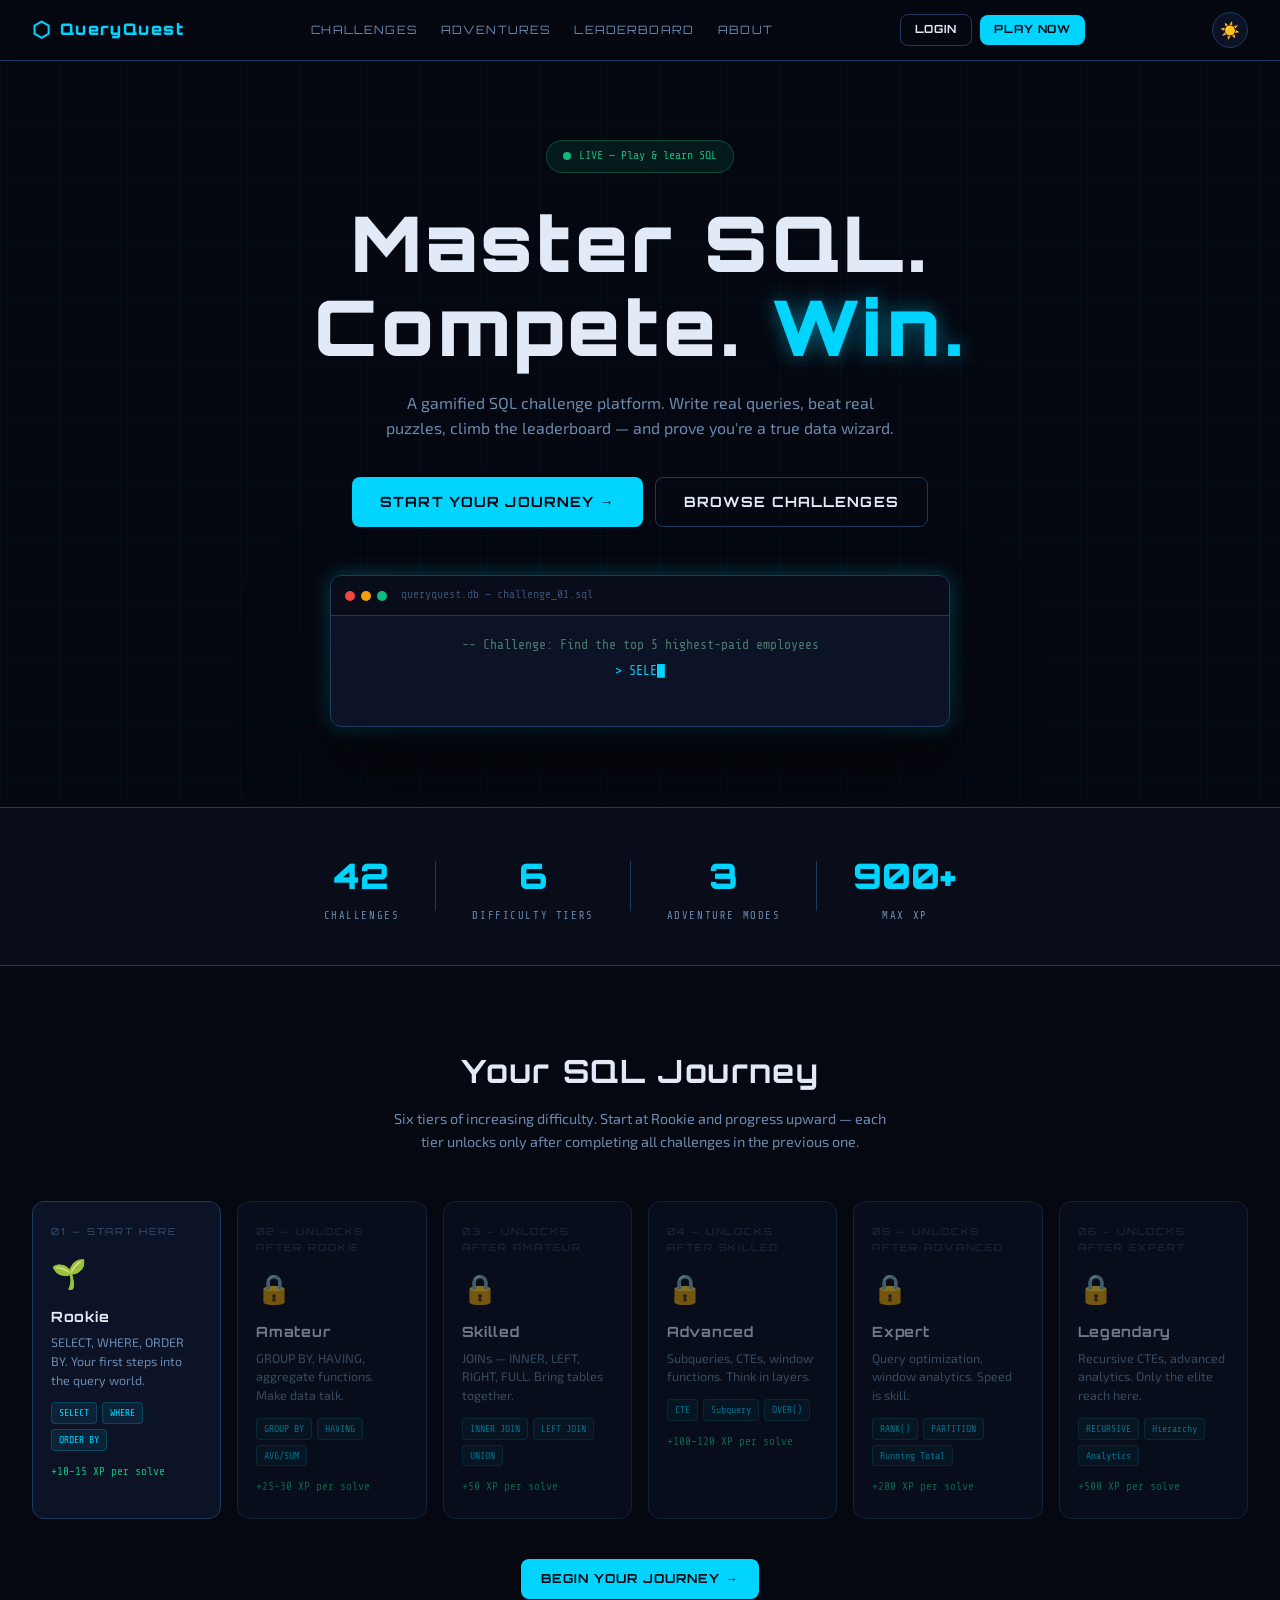
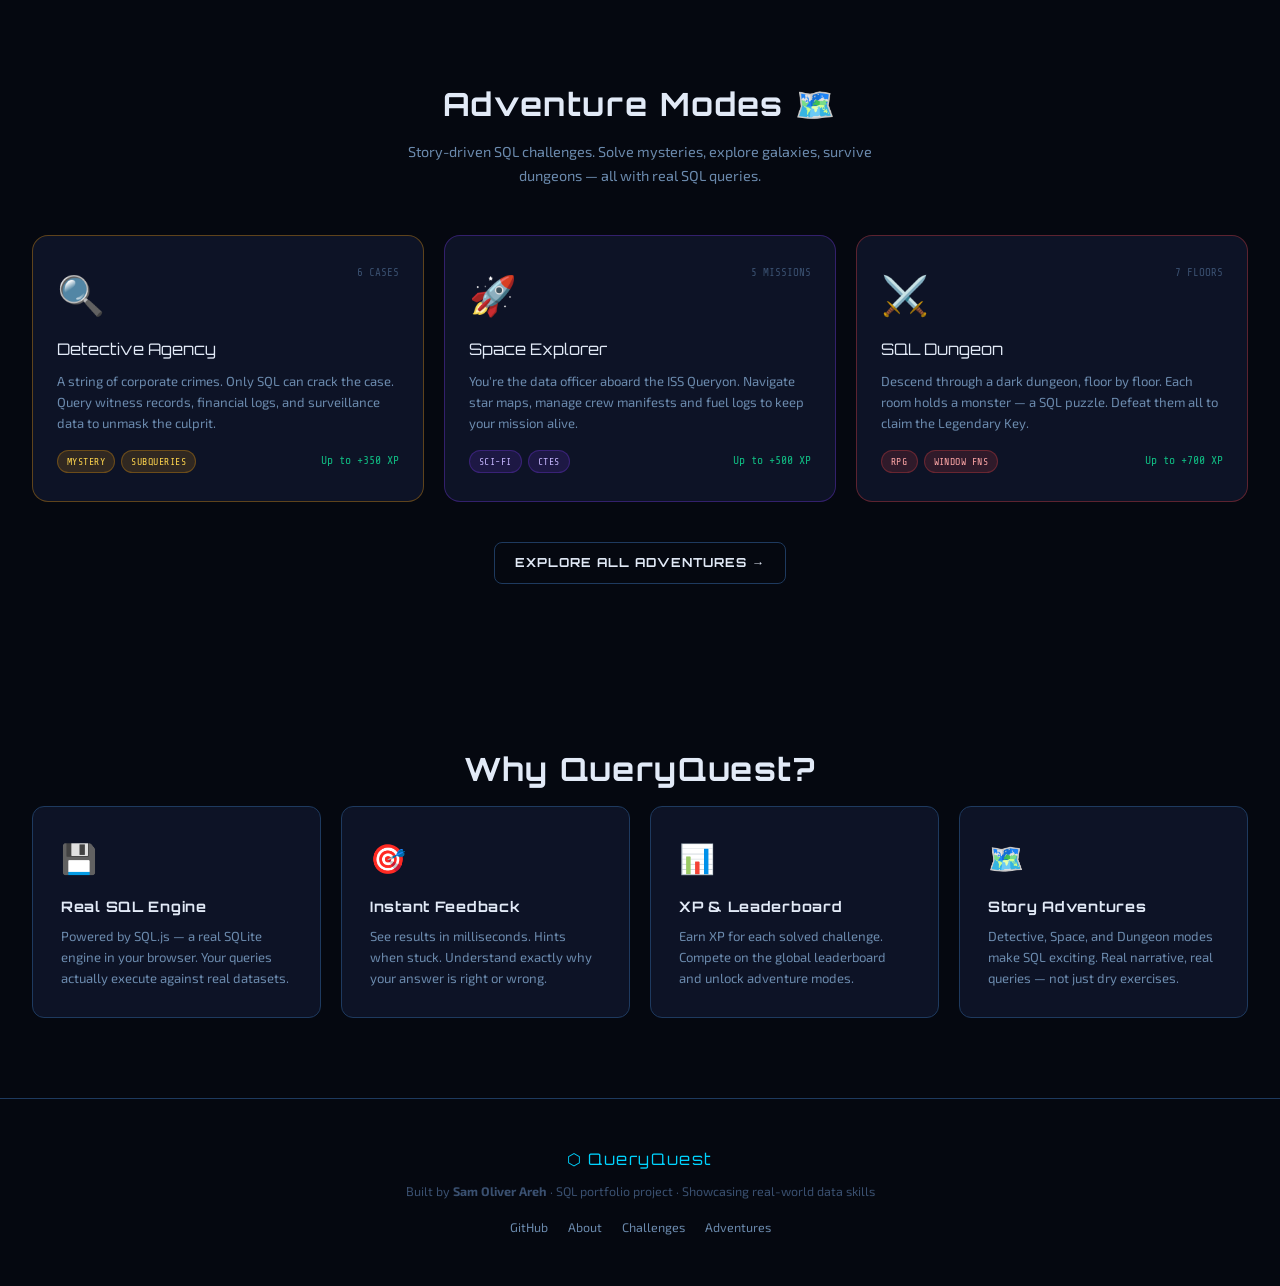
<file: index.html>
<!DOCTYPE html>
<html lang="en">
<head>
  <meta charset="UTF-8"/>
  <meta name="viewport" content="width=device-width, initial-scale=1.0"/>
  <title>QueryQuest — SQL GameHub</title>
  <link rel="stylesheet" href="css/main.css"/>
  <link rel="preconnect" href="https://fonts.googleapis.com">
  <link href="https://fonts.googleapis.com/css2?family=Share+Tech+Mono&family=Orbitron:wght@400;700;900&family=Exo+2:wght@300;400;600&display=swap" rel="stylesheet">
</head>
<body>
<div class="bg-grid"></div>
<div class="scanline"></div>

<nav class="navbar"></nav>
<div class="nav-mobile-menu" id="navMobileMenu"></div>


<section class="hero">
  <div class="hero-badge"><span class="pulse-dot"></span> LIVE — Play &amp; learn SQL</div>
  <h1 class="hero-title">
    <span class="line1">Master SQL.</span>
    <span class="line2">Compete. <span class="accent">Win.</span></span>
  </h1>
  <p class="hero-sub">A gamified SQL challenge platform. Write real queries, beat real puzzles, climb the leaderboard — and prove you're a true data wizard.</p>
  <div class="hero-cta">
    <a href="pages/register.html" class="btn-primary btn-lg">Start Your Journey →</a>
    <a href="pages/challenges.html" class="btn-ghost btn-lg">Browse Challenges</a>
  </div>
  <div class="terminal-preview">
    <div class="term-bar">
      <span class="dot red"></span><span class="dot yellow"></span><span class="dot green"></span>
      <span class="term-title">queryquest.db — challenge_01.sql</span>
    </div>
    <div class="term-body">
      <div class="term-line comment">-- Challenge: Find the top 5 highest-paid employees</div>
      <div class="term-line keyword" id="typedLine"></div>
      <div class="term-line result" id="resultLine"></div>
    </div>
  </div>
</section>

<section class="stats-bar">
  <div class="stat"><span class="stat-num" data-target="42">0</span><span class="stat-label">Challenges</span></div>
  <div class="stat-divider"></div>
  <div class="stat"><span class="stat-num" data-target="6">0</span><span class="stat-label">Difficulty Tiers</span></div>
  <div class="stat-divider"></div>
  <div class="stat"><span class="stat-num" data-target="3">0</span><span class="stat-label">Adventure Modes</span></div>
  <div class="stat-divider"></div>
  <div class="stat"><span class="stat-num" data-target="900">0</span><span class="stat-label">Max XP</span></div>
</section>

<section class="levels-section">
  <h2 class="section-title">Your SQL Journey</h2>
  <p class="section-sub">Six tiers of increasing difficulty. Start at Rookie and progress upward — each tier unlocks only after completing all challenges in the previous one.</p>
  <div class="levels-grid">
    <div id="tierCardsContainer" class="levels-grid" style="display:contents;"></div>
  </div>
  <div class="section-cta"><a href="pages/challenges.html" class="btn-primary">Begin Your Journey →</a></div>
</section>

<section class="adventure-section" style="position:relative;z-index:1;max-width:1300px;margin:0 auto;padding:0 32px 80px;">
  <h2 class="section-title">Adventure Modes 🗺️</h2>
  <p class="section-sub">Story-driven SQL challenges. Solve mysteries, explore galaxies, survive dungeons — all with real SQL queries.</p>
  <div class="adventure-grid">
    <a href="pages/adventures.html?mode=detective" class="adventure-card detective">
      <div class="adv-header"><div class="adv-icon">🔍</div><div class="adv-episodes">6 CASES</div></div>
      <div class="adv-title">Detective Agency</div>
      <div class="adv-desc">A string of corporate crimes. Only SQL can crack the case. Query witness records, financial logs, and surveillance data to unmask the culprit.</div>
      <div class="adv-footer"><div class="adv-tags"><span class="badge badge-detective">Mystery</span><span class="badge badge-skilled">Subqueries</span></div><div class="adv-xp">Up to +350 XP</div></div>
    </a>
    <a href="pages/adventures.html?mode=space" class="adventure-card space">
      <div class="adv-header"><div class="adv-icon">🚀</div><div class="adv-episodes">5 MISSIONS</div></div>
      <div class="adv-title">Space Explorer</div>
      <div class="adv-desc">You're the data officer aboard the ISS Queryon. Navigate star maps, manage crew manifests and fuel logs to keep your mission alive.</div>
      <div class="adv-footer"><div class="adv-tags"><span class="badge badge-space">Sci-Fi</span><span class="badge badge-advanced">CTEs</span></div><div class="adv-xp">Up to +500 XP</div></div>
    </a>
    <a href="pages/adventures.html?mode=dungeon" class="adventure-card dungeon">
      <div class="adv-header"><div class="adv-icon">⚔️</div><div class="adv-episodes">7 FLOORS</div></div>
      <div class="adv-title">SQL Dungeon</div>
      <div class="adv-desc">Descend through a dark dungeon, floor by floor. Each room holds a monster — a SQL puzzle. Defeat them all to claim the Legendary Key.</div>
      <div class="adv-footer"><div class="adv-tags"><span class="badge badge-dungeon">RPG</span><span class="badge badge-expert">Window Fns</span></div><div class="adv-xp">Up to +700 XP</div></div>
    </a>
  </div>
  <div class="section-cta"><a href="pages/adventures.html" class="btn-ghost">Explore All Adventures →</a></div>
</section>

<section class="features-section">
  <h2 class="section-title">Why QueryQuest?</h2>
  <div class="features-grid">
    <div class="feature-card"><div class="feat-icon">💾</div><h3>Real SQL Engine</h3><p>Powered by SQL.js — a real SQLite engine in your browser. Your queries actually execute against real datasets.</p></div>
    <div class="feature-card"><div class="feat-icon">🎯</div><h3>Instant Feedback</h3><p>See results in milliseconds. Hints when stuck. Understand exactly why your answer is right or wrong.</p></div>
    <div class="feature-card"><div class="feat-icon">📊</div><h3>XP &amp; Leaderboard</h3><p>Earn XP for each solved challenge. Compete on the global leaderboard and unlock adventure modes.</p></div>
    <div class="feature-card"><div class="feat-icon">🗺️</div><h3>Story Adventures</h3><p>Detective, Space, and Dungeon modes make SQL exciting. Real narrative, real queries — not just dry exercises.</p></div>
  </div>
</section>

<footer class="footer">
  <div class="footer-logo">⬡ QueryQuest</div>
  <p class="footer-sub">Built by <b>Sam Oliver Areh</b> · SQL portfolio project · Showcasing real-world data skills</p>
  <div class="footer-links">
    <a href="https://github.com" target="_blank">GitHub</a>
    <a href="pages/about.html">About</a>
    <a href="pages/challenges.html">Challenges</a>
    <a href="pages/adventures.html">Adventures</a>
  </div>
</footer>

<script src="js/main.js"></script>
<script src="js/nav-inject.js"></script>
<script src="js/terminal-demo.js"></script>
<script src="js/page-loader.js"></script>
<script>
const TIER_META = [
  { id:1, name:'Rookie',   icon:'🌱', xpLabel:'+10–15 XP', tags:['SELECT','WHERE','ORDER BY'],       prev:null },
  { id:2, name:'Amateur',  icon:'⚡', xpLabel:'+25–30 XP', tags:['GROUP BY','HAVING','AVG/SUM'],     prev:'Rookie' },
  { id:3, name:'Skilled',  icon:'🔗', xpLabel:'+50 XP',    tags:['INNER JOIN','LEFT JOIN','UNION'],  prev:'Amateur' },
  { id:4, name:'Advanced', icon:'🧠', xpLabel:'+100–120 XP',tags:['CTE','Subquery','OVER()'],        prev:'Skilled' },
  { id:5, name:'Expert',   icon:'🏆', xpLabel:'+200 XP',   tags:['RANK()','PARTITION','Running Total'],prev:'Advanced'},
  { id:6, name:'Legendary',icon:'✨', xpLabel:'+500 XP',   tags:['RECURSIVE','Hierarchy','Analytics'],prev:'Expert' },
];

document.addEventListener('DOMContentLoaded', async () => {
  buildNav('home');
  const user     = QQ.getUser();
  const progress = QQ.getProgress();
  const userXP   = user ? (user.xp || 0) : 0;
  const container = document.getElementById('tierCardsContainer');
  if (!container) return;
  container.innerHTML = '';

  TIER_META.forEach((tier, idx) => {
    // Tier 1 always unlocked; others unlock when XP met AND prev tier all done
    // For home page: simplified — just show current state from cached progress
    const isFirst    = idx === 0;
    const isUnlocked = isFirst || (user && userXP >= [0,40,100,200,500,900][idx]);
    const isCurrent  = user && user.level === tier.name;
    const isComplete = user && (() => {
      // Check if all challenges in this tier are solved
      const tierChs = (window.CHALLENGES_DATA || []).filter(c => c.tierName === tier.name);
      return tierChs.length > 0 && tierChs.every(c => progress[c.id]?.solved);
    })();

    const card = document.createElement('div');
    card.className = 'level-card' + (!isUnlocked ? ' locked' : '') + (isCurrent ? ' active' : '');
    card.dataset.level = tier.id;
    if (isComplete) card.style.borderColor = 'rgba(16,185,129,0.5)';

    const rankLabel = isFirst && !user ? '01 — START HERE'
      : isComplete ? '0' + tier.id + ' — ✓ COMPLETED'
      : isCurrent  ? '0' + tier.id + ' — YOUR CURRENT TIER'
      : !isUnlocked ? '0' + tier.id + ' — UNLOCKS AFTER ' + tier.prev.toUpperCase()
      : '0' + tier.id;

    card.innerHTML = `
      <div class="level-rank">${rankLabel}</div>
      <div class="level-icon">${isUnlocked ? tier.icon : '🔒'}</div>
      <h3>${tier.name}</h3>
      <p>${getDesc(tier.id)}</p>
      <div class="level-tags">${tier.tags.map(t => '<span>' + t + '</span>').join('')}</div>
      <div class="level-xp">${tier.xpLabel} per solve</div>
    `;

    // Click handler: unlocked → go to challenges filtered by tier; locked → explain
    if (isUnlocked) {
      card.style.cursor = 'pointer';
      card.addEventListener('click', () => {
        window.location.href = 'pages/challenges.html?level=' + tier.id;
      });
    } else {
      card.style.cursor = 'not-allowed';
      card.addEventListener('click', () => {
        alert('🔒 ' + tier.name + ' tier is locked.\nComplete all ' + (tier.prev || 'previous') + ' challenges first to unlock it.');
      });
    }

    container.appendChild(card);
  });
});

function getDesc(id) {
  const d = {
    1:'SELECT, WHERE, ORDER BY. Your first steps into the query world.',
    2:'GROUP BY, HAVING, aggregate functions. Make data talk.',
    3:'JOINs — INNER, LEFT, RIGHT, FULL. Bring tables together.',
    4:'Subqueries, CTEs, window functions. Think in layers.',
    5:'Query optimization, window analytics. Speed is skill.',
    6:'Recursive CTEs, advanced analytics. Only the elite reach here.'
  };
  return d[id] || '';
}
</script>
</body>
</html>
</file>
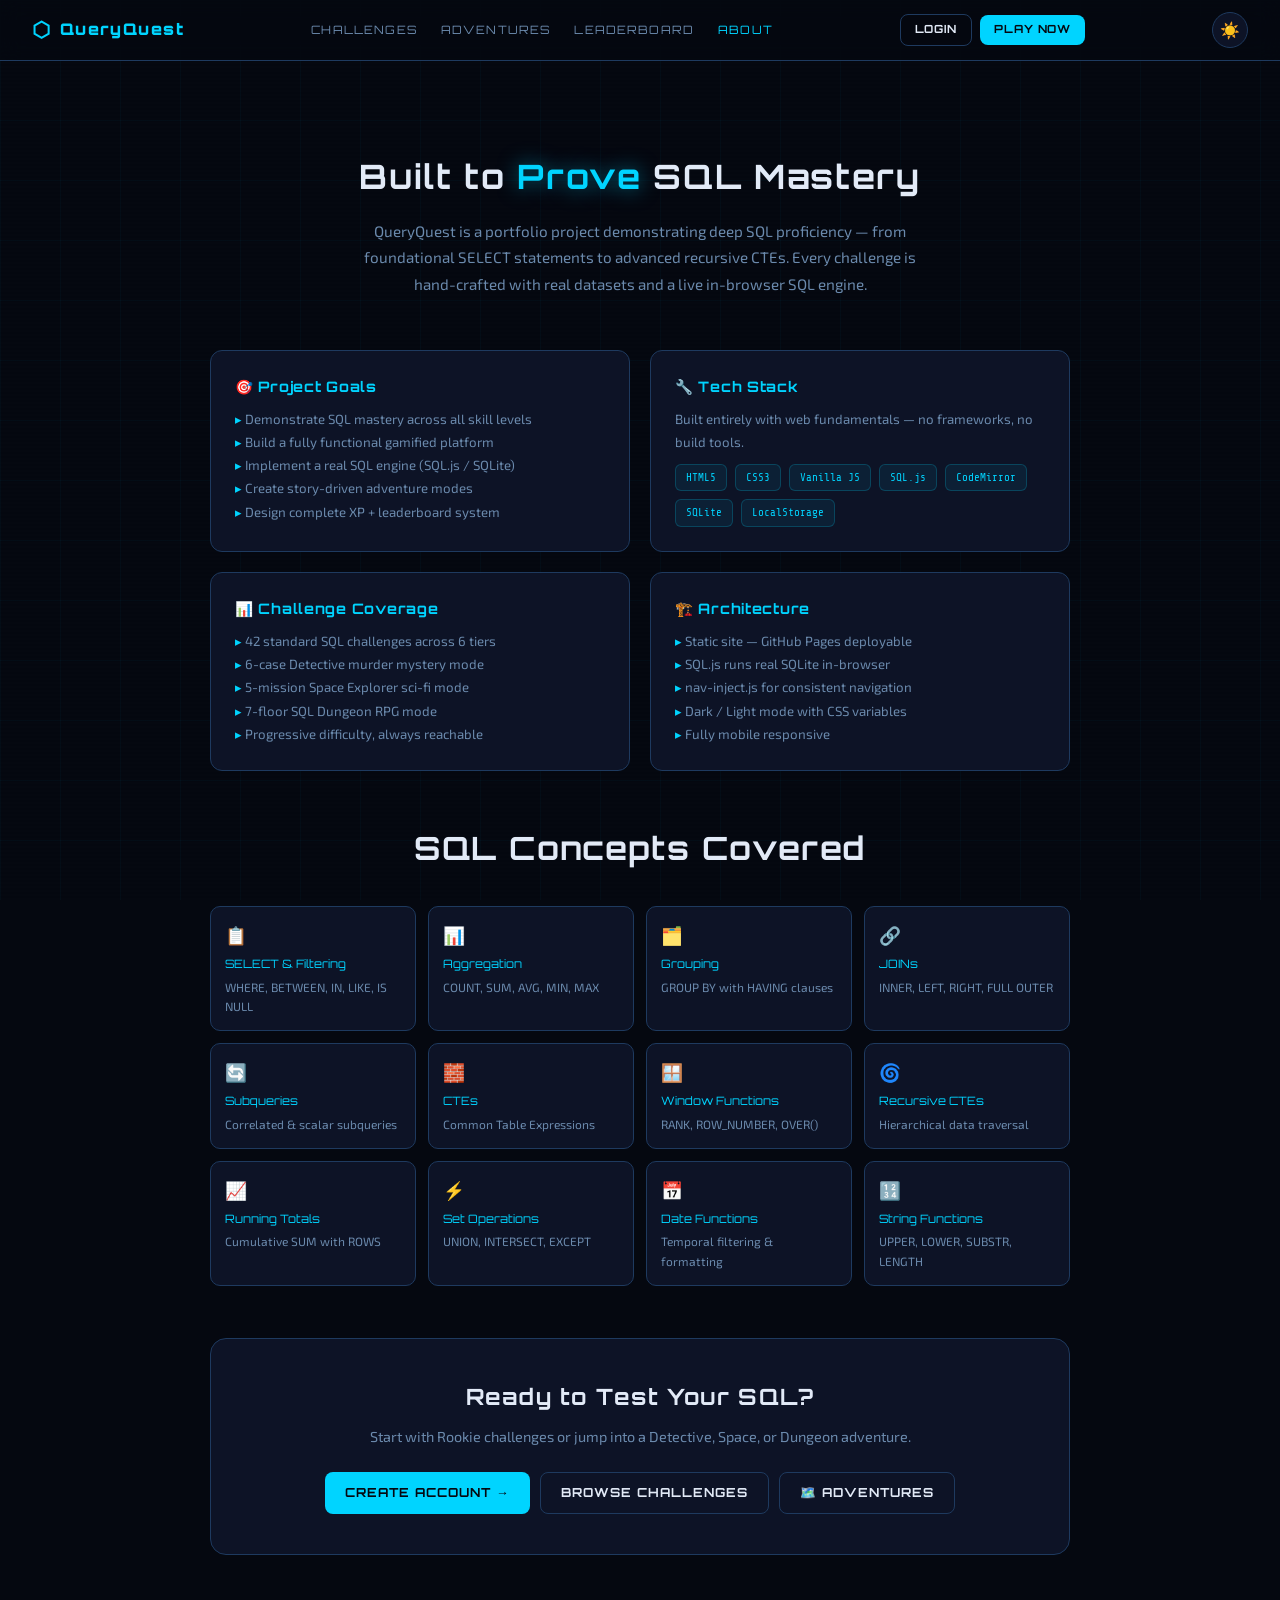
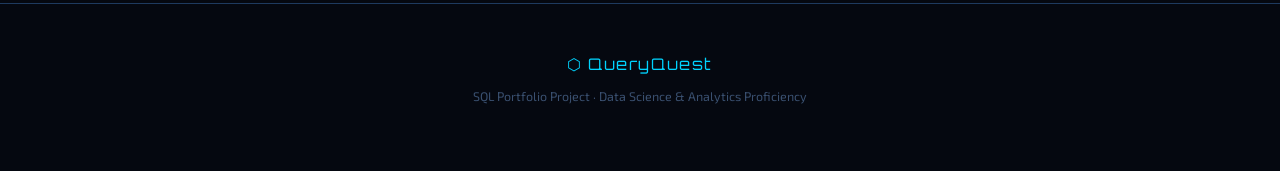
<file: pages/about.html>
<!DOCTYPE html>
<html lang="en">
<head>
  <meta charset="UTF-8"/>
  <meta name="viewport" content="width=device-width, initial-scale=1.0"/>
  <title>About — QueryQuest</title>
  <link rel="stylesheet" href="../css/main.css"/>
  <link href="https://fonts.googleapis.com/css2?family=Share+Tech+Mono&family=Orbitron:wght@400;700;900&family=Exo+2:wght@300;400;600&display=swap" rel="stylesheet">
  <style>
    body { padding-top: 70px; }
    .page-wrap { max-width: 900px; margin: 0 auto; padding: 48px 20px; position: relative; z-index: 1; }
    .about-hero { text-align: center; padding: 32px 0 52px; }
    .about-hero h1 { font-size: clamp(1.4rem,4vw,2.1rem); margin-bottom: 14px; }
    .about-hero p { color: var(--text-muted); font-size: 0.95rem; max-width: 580px; margin: 0 auto; line-height: 1.75; }
    .about-grid { display: grid; grid-template-columns: 1fr 1fr; gap: 20px; margin-bottom: 52px; }
    .about-card { background: var(--bg-card); border: 1px solid var(--border); border-radius: 12px; padding: 24px; }
    .about-card h3 { font-size: 0.9rem; margin-bottom: 10px; color: var(--accent); }
    .about-card p, .about-card li { font-size: 0.83rem; color: var(--text-muted); line-height: 1.75; }
    .about-card ul { list-style: none; padding: 0; }
    .about-card li::before { content: '▸ '; color: var(--accent); }
    .tech-stack { display: flex; flex-wrap: wrap; gap: 8px; margin-top: 10px; }
    .tech-tag { font-family: var(--font-mono); font-size: 0.68rem; padding: 4px 10px; background: rgba(0,212,255,0.07); border: 1px solid rgba(0,212,255,0.2); color: var(--accent); border-radius: 6px; }
    .concept-grid { display: grid; grid-template-columns: repeat(auto-fill,minmax(190px,1fr)); gap: 12px; }
    .concept-card { background: var(--bg-card); border: 1px solid var(--border); border-radius: 10px; padding: 14px; }
    .concept-icon { font-size: 1.1rem; margin-bottom: 6px; }
    .concept-name { font-family: var(--font-display); font-size: 0.72rem; color: var(--accent); margin-bottom: 4px; }
    .concept-desc { font-size: 0.75rem; color: var(--text-muted); }
    .cta-box { background: var(--bg-card); border: 1px solid var(--border); border-radius: 16px; padding: 40px; text-align: center; margin-top: 52px; }
    .cta-box h2 { font-size: 1.4rem; margin-bottom: 10px; }
    .cta-box p { color: var(--text-muted); margin-bottom: 24px; font-size: 0.9rem; }
    .cta-btns { display: flex; gap: 10px; justify-content: center; flex-wrap: wrap; }
    @media(max-width:640px){ .about-grid { grid-template-columns: 1fr; } .cta-box { padding: 28px 18px; } }
  </style>
</head>
<body>
<div class="bg-grid"></div>
<div class="scanline"></div>
<nav class="navbar"></nav>
<div class="nav-mobile-menu" id="navMobileMenu"></div>

<div class="page-wrap">
  <div class="about-hero">
    <h1>Built to <span class="accent">Prove</span> SQL Mastery</h1>
    <p>QueryQuest is a portfolio project demonstrating deep SQL proficiency — from foundational SELECT statements to advanced recursive CTEs. Every challenge is hand-crafted with real datasets and a live in-browser SQL engine.</p>
  </div>

  <div class="about-grid">
    <div class="about-card">
      <h3>🎯 Project Goals</h3>
      <ul>
        <li>Demonstrate SQL mastery across all skill levels</li>
        <li>Build a fully functional gamified platform</li>
        <li>Implement a real SQL engine (SQL.js / SQLite)</li>
        <li>Create story-driven adventure modes</li>
        <li>Design complete XP + leaderboard system</li>
      </ul>
    </div>
    <div class="about-card">
      <h3>🔧 Tech Stack</h3>
      <p>Built entirely with web fundamentals — no frameworks, no build tools.</p>
      <div class="tech-stack">
        <span class="tech-tag">HTML5</span><span class="tech-tag">CSS3</span><span class="tech-tag">Vanilla JS</span>
        <span class="tech-tag">SQL.js</span><span class="tech-tag">CodeMirror</span><span class="tech-tag">SQLite</span><span class="tech-tag">LocalStorage</span>
      </div>
    </div>
    <div class="about-card">
      <h3>📊 Challenge Coverage</h3>
      <ul>
        <li>42 standard SQL challenges across 6 tiers</li>
        <li>6-case Detective murder mystery mode</li>
        <li>5-mission Space Explorer sci-fi mode</li>
        <li>7-floor SQL Dungeon RPG mode</li>
        <li>Progressive difficulty, always reachable</li>
      </ul>
    </div>
    <div class="about-card">
      <h3>🏗️ Architecture</h3>
      <ul>
        <li>Static site — GitHub Pages deployable</li>
        <li>SQL.js runs real SQLite in-browser</li>
        <li>nav-inject.js for consistent navigation</li>
        <li>Dark / Light mode with CSS variables</li>
        <li>Fully mobile responsive</li>
      </ul>
    </div>
  </div>

  <h2 class="section-title" style="margin-bottom:32px;">SQL Concepts Covered</h2>
  <div class="concept-grid">
    <div class="concept-card"><div class="concept-icon">📋</div><div class="concept-name">SELECT & Filtering</div><div class="concept-desc">WHERE, BETWEEN, IN, LIKE, IS NULL</div></div>
    <div class="concept-card"><div class="concept-icon">📊</div><div class="concept-name">Aggregation</div><div class="concept-desc">COUNT, SUM, AVG, MIN, MAX</div></div>
    <div class="concept-card"><div class="concept-icon">🗂️</div><div class="concept-name">Grouping</div><div class="concept-desc">GROUP BY with HAVING clauses</div></div>
    <div class="concept-card"><div class="concept-icon">🔗</div><div class="concept-name">JOINs</div><div class="concept-desc">INNER, LEFT, RIGHT, FULL OUTER</div></div>
    <div class="concept-card"><div class="concept-icon">🔄</div><div class="concept-name">Subqueries</div><div class="concept-desc">Correlated & scalar subqueries</div></div>
    <div class="concept-card"><div class="concept-icon">🧱</div><div class="concept-name">CTEs</div><div class="concept-desc">Common Table Expressions</div></div>
    <div class="concept-card"><div class="concept-icon">🪟</div><div class="concept-name">Window Functions</div><div class="concept-desc">RANK, ROW_NUMBER, OVER()</div></div>
    <div class="concept-card"><div class="concept-icon">🌀</div><div class="concept-name">Recursive CTEs</div><div class="concept-desc">Hierarchical data traversal</div></div>
    <div class="concept-card"><div class="concept-icon">📈</div><div class="concept-name">Running Totals</div><div class="concept-desc">Cumulative SUM with ROWS</div></div>
    <div class="concept-card"><div class="concept-icon">⚡</div><div class="concept-name">Set Operations</div><div class="concept-desc">UNION, INTERSECT, EXCEPT</div></div>
    <div class="concept-card"><div class="concept-icon">📅</div><div class="concept-name">Date Functions</div><div class="concept-desc">Temporal filtering & formatting</div></div>
    <div class="concept-card"><div class="concept-icon">🔢</div><div class="concept-name">String Functions</div><div class="concept-desc">UPPER, LOWER, SUBSTR, LENGTH</div></div>
  </div>

  <div class="cta-box">
    <h2>Ready to Test Your SQL?</h2>
    <p>Start with Rookie challenges or jump into a Detective, Space, or Dungeon adventure.</p>
    <div class="cta-btns">
      <a href="register.html" class="btn-primary">Create Account →</a>
      <a href="challenges.html" class="btn-ghost">Browse Challenges</a>
      <a href="adventures.html" class="btn-ghost">🗺️ Adventures</a>
    </div>
  </div>
</div>

<footer class="footer">
  <div class="footer-logo">⬡ QueryQuest</div>
  <p class="footer-sub">SQL Portfolio Project · Data Science & Analytics Proficiency</p>
</footer>

<script src="../js/main.js"></script>
<script src="../js/nav-inject.js"></script>
<script>document.addEventListener('DOMContentLoaded',()=>buildNav('about'));</script>
</body>
</html>
</file>
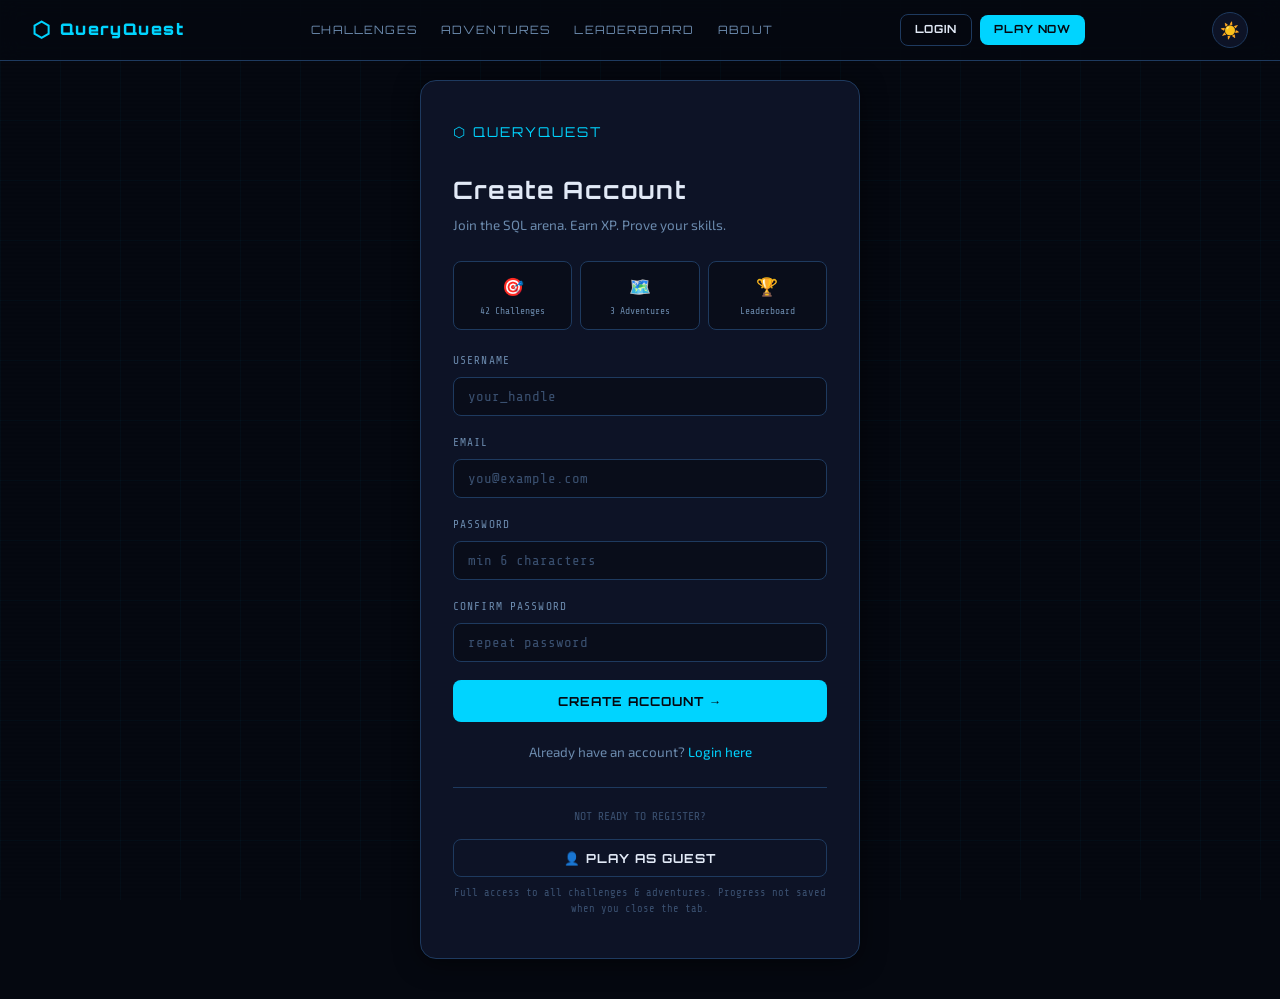
<file: pages/adventures.html>
<!DOCTYPE html>
<html lang="en">
<head>
  <meta charset="UTF-8"/>
  <meta name="viewport" content="width=device-width, initial-scale=1.0"/>
  <title>Adventures — QueryQuest</title>
  <link rel="stylesheet" href="../css/main.css"/>
  <link href="https://fonts.googleapis.com/css2?family=Share+Tech+Mono&family=Orbitron:wght@400;700;900&family=Exo+2:wght@300;400;600&display=swap" rel="stylesheet">
  <style>
    body { padding-top: 70px; }
    .page-wrap { max-width: 1100px; margin: 0 auto; padding: 40px 20px; position: relative; z-index: 1; }
    .page-header { text-align: center; margin-bottom: 40px; }
    .page-header h1 { font-size: clamp(1.4rem,4vw,2rem); margin-bottom: 8px; }
    .page-header p { color: var(--text-muted); max-width: 540px; margin: 0 auto; font-size: 0.9rem; }
    .mode-tabs { display: flex; gap: 8px; justify-content: center; flex-wrap: wrap; margin-bottom: 36px; }
    .mode-tab { font-family: var(--font-mono); font-size: 0.75rem; padding: 9px 18px; border: 1px solid var(--border); background: var(--bg-card); color: var(--text-muted); border-radius: 99px; cursor: pointer; transition: var(--transition); }
    .mode-tab.active, .mode-tab:hover { border-color: var(--accent); color: var(--accent); background: rgba(0,212,255,0.06); }
    .mode-banner { border-radius: 14px; padding: 32px 28px; margin-bottom: 32px; border: 1px solid var(--border); position: relative; overflow: hidden; }
    .mode-banner.detective { background: linear-gradient(135deg,rgba(245,158,11,0.07),var(--bg-card)); border-color: rgba(245,158,11,0.3); }
    .mode-banner.space     { background: linear-gradient(135deg,rgba(124,58,237,0.07),var(--bg-card)); border-color: rgba(124,58,237,0.3); }
    .mode-banner.dungeon   { background: linear-gradient(135deg,rgba(239,68,68,0.07), var(--bg-card)); border-color: rgba(239,68,68,0.3); }
    .mode-banner-icon { font-size: 2.5rem; margin-bottom: 10px; }
    .mode-banner h2 { font-size: clamp(1.1rem,3vw,1.6rem); margin-bottom: 8px; }
    .mode-banner p { color: var(--text-muted); font-size: 0.87rem; max-width: 600px; line-height: 1.7; margin-bottom: 16px; }
    .mode-banner-meta { display: flex; gap: 10px; flex-wrap: wrap; align-items: center; }
    .meta-chip { font-family: var(--font-mono); font-size: 0.68rem; padding: 4px 10px; border-radius: 99px; background: var(--bg-secondary); border: 1px solid var(--border); color: var(--text-muted); }
    /* Mode overall progress bar */
    .mode-prog-bar { margin-top: 16px; }
    .mode-prog-label { font-family: var(--font-mono); font-size: 0.68rem; color: var(--text-muted); margin-bottom: 5px; display: flex; justify-content: space-between; }
    .mode-prog-bg { height: 5px; background: var(--bg-secondary); border-radius: 99px; overflow: hidden; }
    .mode-prog-fill { height: 100%; border-radius: 99px; transition: width 0.8s ease; }
    .detective .mode-prog-fill { background: #f59e0b; }
    .space     .mode-prog-fill { background: #7c3aed; }
    .dungeon   .mode-prog-fill { background: #ef4444; }
    /* Episode grid */
    .episodes-grid { display: grid; grid-template-columns: repeat(auto-fill,minmax(290px,1fr)); gap: 14px; margin-bottom: 52px; }
    .episode-card { background: var(--bg-card); border: 1px solid var(--border); border-radius: 12px; padding: 20px 18px; cursor: pointer; transition: var(--transition); text-decoration: none; color: inherit; display: block; position: relative; }
    .episode-card:hover { transform: translateY(-3px); box-shadow: var(--glow); border-color: var(--border-bright); }
    /* FIX 2: solved state */
    .episode-card.solved { border-color: rgba(16,185,129,0.45); }
    .episode-card.solved::after { content:'✓'; position:absolute; top:10px; right:10px; width:22px; height:22px; background:var(--accent3); border-radius:50%; display:flex; align-items:center; justify-content:center; font-size:0.65rem; color:var(--bg-primary); font-weight:bold; }
    /* FIX 2: locked state - only truly locked (not just unsolved) */
    .episode-card.ep-locked { opacity: 0.45; cursor: not-allowed; }
    .episode-card.ep-locked:hover { transform: none; box-shadow: none; border-color: var(--border); }
    /* ep-available: unlocked but not solved */
    .episode-card.ep-available { border-color: var(--border); }
    .ep-num { font-family: var(--font-mono); font-size: 0.63rem; color: var(--text-dim); letter-spacing:0.15em; margin-bottom: 7px; text-transform: uppercase; }
    .ep-title { font-family: var(--font-display); font-size: 0.9rem; margin-bottom: 7px; }
    .ep-story { font-size: 0.79rem; color: var(--text-muted); line-height: 1.55; margin-bottom: 12px; }
    .ep-footer { display: flex; justify-content: space-between; align-items: center; flex-wrap: wrap; gap: 6px; }
    .ep-concepts { display: flex; gap: 4px; flex-wrap: wrap; }
    .ep-concepts span { font-family: var(--font-mono); font-size: 0.58rem; padding: 2px 6px; border-radius: 4px; background: rgba(0,212,255,0.07); border: 1px solid rgba(0,212,255,0.18); color: var(--accent); }
    .ep-xp { font-family: var(--font-mono); font-size: 0.68rem; color: var(--accent3); }
    .ep-status { font-family: var(--font-mono); font-size: 0.63rem; }
  </style>
</head>
<body>
<div class="bg-grid"></div>
<div class="scanline"></div>
<nav class="navbar"></nav>
<div class="nav-mobile-menu" id="navMobileMenu"></div>

<div class="page-wrap">
  <div class="page-header">
    <h1>🗺️ Adventure Modes</h1>
    <p>Story-driven SQL missions. Real narratives, real databases, real stakes. Every puzzle needs genuine SQL thinking.</p>
  </div>

  <div class="mode-tabs">
    <button class="mode-tab active" onclick="showMode('detective',this)">🔍 Detective Agency</button>
    <button class="mode-tab" onclick="showMode('space',this)">🚀 Space Explorer</button>
    <button class="mode-tab" onclick="showMode('dungeon',this)">⚔️ SQL Dungeon</button>
  </div>

  <div class="mode-section" id="mode-detective">
    <div class="mode-banner detective">
      <div class="mode-banner-icon">🔍</div>
      <h2>Detective Agency: The DataCorp Scandal</h2>
      <p>DataCorp's CFO has gone missing. Millions are unaccounted for. Query witness statements, financial records, and surveillance data to piece together the truth.</p>
      <div class="mode-banner-meta">
        <span class="meta-chip">6 Cases</span>
        <span class="meta-chip" id="det-xp-meta">+350 XP total</span>
      </div>
      <div class="mode-prog-bar">
        <div class="mode-prog-label"><span id="det-prog-label">0/6 cases solved</span><span id="det-prog-pct">0%</span></div>
        <div class="mode-prog-bg"><div class="mode-prog-fill" id="det-prog-fill" style="width:0%"></div></div>
      </div>
    </div>
    <div class="episodes-grid" id="detective-episodes"></div>
  </div>

  <div class="mode-section" id="mode-space" style="display:none">
    <div class="mode-banner space">
      <div class="mode-banner-icon">🚀</div>
      <h2>Space Explorer: ISS Queryon</h2>
      <p>You are Lieutenant Vega, Data Officer aboard the ISS Queryon. 40,000 light-years from Earth, systems are failing. Your ship's survival depends on SQL.</p>
      <div class="mode-banner-meta">
        <span class="meta-chip">5 Missions</span>
        <span class="meta-chip" id="sp-xp-meta">+500 XP total</span>
      </div>
      <div class="mode-prog-bar">
        <div class="mode-prog-label"><span id="sp-prog-label">0/5 missions complete</span><span id="sp-prog-pct">0%</span></div>
        <div class="mode-prog-bg"><div class="mode-prog-fill" id="sp-prog-fill" style="width:0%"></div></div>
      </div>
    </div>
    <div class="episodes-grid" id="space-episodes"></div>
  </div>

  <div class="mode-section" id="mode-dungeon" style="display:none">
    <div class="mode-banner dungeon">
      <div class="mode-banner-icon">⚔️</div>
      <h2>SQL Dungeon: The Cursed Archive</h2>
      <p>Descend floor by floor through the Cursed Archive. Each monster is a SQL challenge harder than the last. Master recursive queries to claim the Legendary Key.</p>
      <div class="mode-banner-meta">
        <span class="meta-chip">7 Floors</span>
        <span class="meta-chip" id="dun-xp-meta">+700 XP total</span>
      </div>
      <div class="mode-prog-bar">
        <div class="mode-prog-label"><span id="dun-prog-label">0/7 floors cleared</span><span id="dun-prog-pct">0%</span></div>
        <div class="mode-prog-bg"><div class="mode-prog-fill" id="dun-prog-fill" style="width:0%"></div></div>
      </div>
    </div>
    <div class="episodes-grid" id="dungeon-episodes"></div>
  </div>
</div>

<footer class="footer">
  <div class="footer-logo">⬡ QueryQuest</div>
  <div class="footer-links"><a href="challenges.html">Standard Challenges</a><a href="leaderboard.html">Leaderboard</a></div>
</footer>

<script src="../js/page-loader.js"></script>
<script src="../js/main.js"></script>
<script src="../js/nav-inject.js"></script>
<script src="../data/adventure-data.js"></script>
<script>
document.addEventListener('DOMContentLoaded', async () => {
  // FIX 4: require auth or guest session
  const token  = localStorage.getItem('qq_token');
  const isAnon = QQ.isAnonymous();
  if (!token && !isAnon) { window.location.href = 'register.html'; return; }
  PageLoader.show('Loading Adventures', 'Fetching your progress...');
  buildNav('adventures');
  await QQ.restoreSession();
  renderAll();
  PageLoader.hide();

  const params = new URLSearchParams(window.location.search);
  const mode = params.get('mode');
  if (mode) {
    const tab = document.querySelector(`.mode-tab[onclick*="${mode}"]`);
    if (tab) showMode(mode, tab);
  }
});

function showMode(mode, btn) {
  document.querySelectorAll('.mode-section').forEach(s => s.style.display = 'none');
  document.querySelectorAll('.mode-tab').forEach(b => b.classList.remove('active'));
  document.getElementById('mode-' + mode).style.display = 'block';
  btn.classList.add('active');
}

function renderAll() {
  const progress = QQ.getProgress();
  const prefixMap = { detective:'det', space:'sp', dungeon:'dun' };
  const labelMap  = { detective:'cases solved', space:'missions complete', dungeon:'floors cleared' };

  ['detective','space','dungeon'].forEach(mode => {
    const container = document.getElementById(mode + '-episodes');
    const episodes  = ADVENTURE_DATA[mode];
    if (!container || !episodes) return;
    container.innerHTML = '';

    const totalXP  = episodes.reduce((s,ep) => s + ep.xp, 0);
    const solvedN  = episodes.filter(ep => progress[ep.id]?.solved).length;
    const pct      = episodes.length ? Math.round((solvedN / episodes.length) * 100) : 0;
    const prefix   = prefixMap[mode];

    // Update banner progress
    const progLabel = document.getElementById(prefix + '-prog-label');
    const progPct   = document.getElementById(prefix + '-prog-pct');
    const progFill  = document.getElementById(prefix + '-prog-fill');
    const xpMeta    = document.getElementById(prefix + '-xp-meta');
    if (progLabel) progLabel.textContent = `${solvedN}/${episodes.length} ${labelMap[mode]}`;
    if (progPct)   progPct.textContent   = pct + '%';
    if (progFill)  progFill.style.width  = pct + '%';
    if (xpMeta)    xpMeta.textContent    = `+${totalXP} XP total`;

    episodes.forEach((ep, idx) => {
      const solved = !!progress[ep.id]?.solved;

      // FIX 2: LOCKING LOGIC
      // Episode 0 is ALWAYS available (never locked)
      // Episode N is available if episode N-1 is solved OR episode N itself is already solved
      // This means: if you somehow solved ep3 without ep1, ep1 is still available
      const locked = idx > 0
        && !progress[episodes[idx - 1].id]?.solved
        && !solved; // if THIS one is already solved, never lock it

      const card = document.createElement('a');
      card.href = locked ? '#' : `adventure-play.html?id=${ep.id}`;

      let cardClass = 'episode-card';
      if (solved)       cardClass += ' solved';
      else if (locked)  cardClass += ' ep-locked';
      else              cardClass += ' ep-available';
      card.className = cardClass;

      const statusText = solved ? '✓ Complete'
        : locked ? '🔒 Complete previous first'
        : idx === 0 ? '▶ Start here'
        : '▶ Available';

      card.innerHTML = `
        <div class="ep-num">${mode.toUpperCase()} · ${String(idx+1).padStart(2,'0')}</div>
        <div class="ep-title">${ep.title}</div>
        <div class="ep-story">${ep.story}</div>
        <div class="ep-footer">
          <div class="ep-concepts">${ep.concepts.slice(0,3).map(c=>`<span>${c}</span>`).join('')}</div>
          <div style="display:flex;flex-direction:column;align-items:flex-end;gap:3px;">
            <div class="ep-xp">+${ep.xp} XP</div>
            <div class="ep-status" style="color:${solved?'var(--accent3)':locked?'var(--text-dim)':'var(--accent)'}">${statusText}</div>
          </div>
        </div>`;

      if (locked) {
        card.addEventListener('click', e => {
          e.preventDefault();
          alert(`Complete "${episodes[idx-1].title}" first to unlock this episode.`);
        });
      }
      container.appendChild(card);
    });
  });
}
</script>
</body>
</html>
</file>
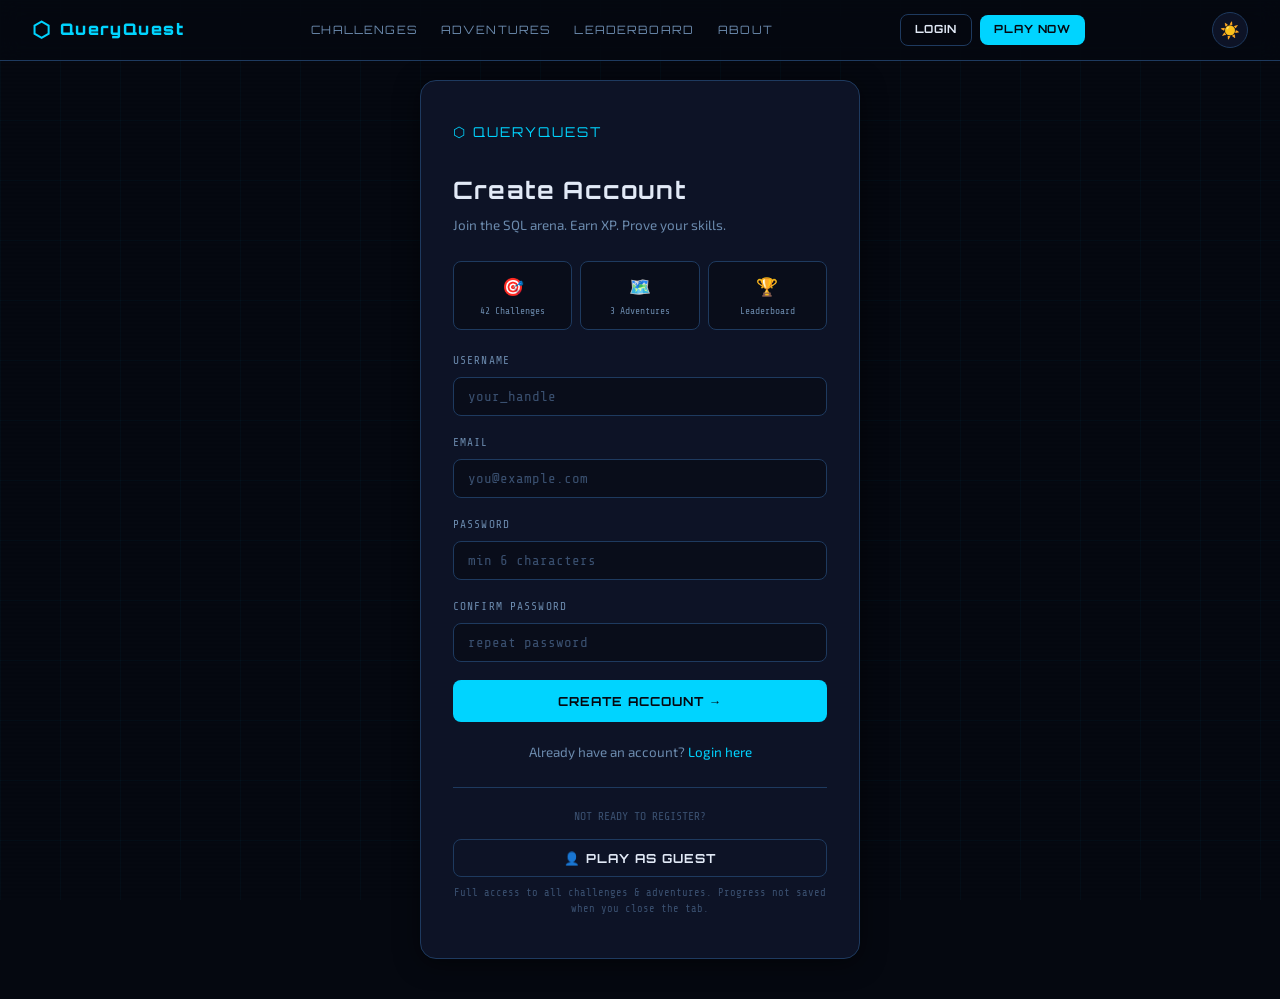
<file: pages/challenges.html>
<!DOCTYPE html>
<html lang="en">
<head>
  <meta charset="UTF-8"/>
  <meta name="viewport" content="width=device-width, initial-scale=1.0"/>
  <title>Challenges — QueryQuest</title>
  <link rel="stylesheet" href="../css/main.css"/>
  <link href="https://fonts.googleapis.com/css2?family=Share+Tech+Mono&family=Orbitron:wght@400;700;900&family=Exo+2:wght@300;400;600&display=swap" rel="stylesheet">
  <style>
    body { padding-top: 70px; }
    .page-layout { max-width: 1100px; margin: 0 auto; padding: 40px 20px; position: relative; z-index: 1; }
    .page-header { margin-bottom: 32px; }
    .page-header h1 { font-size: clamp(1.4rem,4vw,2rem); margin-bottom: 6px; }
    .page-header p { color: var(--text-muted); font-size: 0.9rem; }
    .filters { display: flex; gap: 8px; margin-bottom: 32px; flex-wrap: wrap; }
    .filter-btn { font-family: var(--font-mono); font-size: 0.72rem; padding: 7px 14px; border: 1px solid var(--border); background: var(--bg-card); color: var(--text-muted); border-radius: 99px; cursor: pointer; transition: var(--transition); }
    .filter-btn.active, .filter-btn:hover { border-color: var(--accent); color: var(--accent); background: rgba(0,212,255,0.07); }
    .tier-section { margin-bottom: 44px; }
    .tier-header { display: flex; align-items: center; gap: 12px; margin-bottom: 16px; padding-bottom: 12px; border-bottom: 1px solid var(--border); flex-wrap: wrap; }
    .tier-icon-lg { font-size: 1.4rem; }
    .tier-title { font-family: var(--font-display); font-size: 0.92rem; }
    .tier-subtitle { font-family: var(--font-mono); font-size: 0.68rem; color: var(--text-muted); }
    .tier-locked-banner { background: var(--bg-card); border: 1px solid var(--border); border-radius: 10px; padding: 20px; text-align: center; color: var(--text-muted); font-family: var(--font-mono); font-size: 0.8rem; }
    .challenges-grid { display: grid; grid-template-columns: repeat(auto-fill, minmax(280px, 1fr)); gap: 14px; }
    .challenge-card { background: var(--bg-card); border: 1px solid var(--border); border-radius: 12px; padding: 20px 18px; cursor: pointer; transition: var(--transition); text-decoration: none; color: inherit; display: block; position: relative; overflow: hidden; }
    .challenge-card:hover:not(.ch-locked) { border-color: var(--border-bright); transform: translateY(-3px); box-shadow: var(--glow); }
    .challenge-card.solved { border-color: rgba(16,185,129,0.35); }
    .challenge-card.solved::after { content:'✓'; position:absolute; top:10px; right:10px; width:22px; height:22px; background:var(--accent3); border-radius:50%; display:flex; align-items:center; justify-content:center; font-size:0.65rem; color:var(--bg-primary); font-weight:bold; }
    /* FIX 4: sequential lock style */
    .challenge-card.ch-locked { opacity: 0.45; cursor: not-allowed; border-style: dashed; }
    .ch-lock-label { font-family: var(--font-mono); font-size: 0.62rem; color: var(--text-dim); margin-top: 8px; }
    .ch-tier { margin-bottom: 8px; }
    .ch-title { font-family: var(--font-display); font-size: 0.9rem; margin-bottom: 7px; }
    .ch-desc { font-size: 0.8rem; color: var(--text-muted); margin-bottom: 14px; line-height: 1.5; }
    .ch-footer { display: flex; align-items: center; justify-content: space-between; flex-wrap: wrap; gap: 6px; }
    .ch-concepts { display: flex; flex-wrap: wrap; gap: 4px; }
    .ch-concepts span { font-family: var(--font-mono); font-size: 0.58rem; padding: 2px 6px; border-radius: 4px; background: rgba(0,212,255,0.07); border: 1px solid rgba(0,212,255,0.18); color: var(--accent); }
    .ch-xp { font-family: var(--font-mono); font-size: 0.7rem; color: var(--accent3); white-space: nowrap; }
    /* Loading state */
    .loading-screen { display:flex; flex-direction:column; align-items:center; justify-content:center; padding: 80px 20px; gap: 16px; }
    .loading-spinner { width: 40px; height: 40px; border: 3px solid var(--border); border-top-color: var(--accent); border-radius: 50%; animation: spin 0.8s linear infinite; }
    @keyframes spin { to { transform: rotate(360deg); } }
    .loading-text { font-family: var(--font-mono); font-size: 0.82rem; color: var(--text-muted); }
  </style>
</head>
<body>
<div class="bg-grid"></div>
<div class="scanline"></div>
<nav class="navbar"></nav>
<div class="nav-mobile-menu" id="navMobileMenu"></div>

<div class="page-layout">
  <div class="page-header">
    <h1>Challenges</h1>
    <p>Complete each challenge in order within a tier. Finish all challenges in a tier to unlock the next tier.</p>
  </div>
  <div class="filters">
    <button class="filter-btn active" onclick="filterTier(0,this)">All Tiers</button>
    <button class="filter-btn" onclick="filterTier(1,this)">🌱 Rookie</button>
    <button class="filter-btn" onclick="filterTier(2,this)">⚡ Amateur</button>
    <button class="filter-btn" onclick="filterTier(3,this)">🔗 Skilled</button>
    <button class="filter-btn" onclick="filterTier(4,this)">🧠 Advanced</button>
    <button class="filter-btn" onclick="filterTier(5,this)">🏆 Expert</button>
    <button class="filter-btn" onclick="filterTier(6,this)">⚡ Legendary</button>
  </div>
  <!-- Loading state shown while restoring session -->
  <div class="loading-screen" id="loadingScreen">
    <div class="loading-spinner"></div>
    <div class="loading-text">Loading your progress...</div>
  </div>
  <div id="challengesContainer" style="display:none;"></div>
</div>

<footer class="footer">
  <div class="footer-logo">⬡ QueryQuest</div>
  <div class="footer-links"><a href="adventures.html">Adventures</a><a href="leaderboard.html">Leaderboard</a></div>
</footer>

<script src="../js/page-loader.js"></script>
<script src="../js/main.js"></script>
<script src="../js/nav-inject.js"></script>
<script src="../data/challenges.js"></script>
<script>
document.addEventListener('DOMContentLoaded', async () => {
  // FIX 4: block page and require auth or guest session to play
  const token  = localStorage.getItem('qq_token');
  const isAnon = QQ.isAnonymous();
  if (!token && !isAnon) {
    // Not logged in and not a guest — redirect to register
    window.location.href = 'register.html';
    return;
  }
  PageLoader.show('Loading Challenges', 'Fetching your progress...');
  buildNav('challenges');
  await QQ.restoreSession();
  document.getElementById('loadingScreen').style.display = 'none';
  document.getElementById('challengesContainer').style.display = 'block';
  renderChallenges();
  PageLoader.hide();
  const params = new URLSearchParams(window.location.search);
  const lvl = params.get('level');
  if (lvl) setTimeout(() => document.getElementById('tier-'+lvl)?.scrollIntoView({behavior:'smooth',block:'start'}), 300);
});

let activeFilter = 0;
function filterTier(tier, btn) {
  activeFilter = tier;
  document.querySelectorAll('.filter-btn').forEach(b => b.classList.remove('active'));
  btn.classList.add('active');
  renderChallenges();
}

function renderChallenges() {
  const container = document.getElementById('challengesContainer');
  container.innerHTML = '';
  const user     = QQ.getUser();
  const userXP   = user ? (user.xp || 0) : 0;
  const progress = QQ.getProgress();
  const tiers    = activeFilter === 0 ? TIERS : TIERS.filter(t => t.id === activeFilter);

  // FIX 4: check if ALL challenges in previous tier are solved
  function prevTierComplete(tierIndex) {
    if (tierIndex === 0) return true; // Rookie always unlocked
    const prevTier = TIERS[tierIndex - 1];
    const prevChallenges = CHALLENGES_DATA.filter(c => c.tier === prevTier.id);
    return prevChallenges.every(c => progress[c.id]?.solved);
  }

  tiers.forEach(tier => {
    const tierIndex      = TIERS.findIndex(t => t.id === tier.id);
    const tierChallenges = CHALLENGES_DATA.filter(c => c.tier === tier.id);
    const tierSolved     = tierChallenges.filter(c => progress[c.id]?.solved).length;

    // FIX 4: Tier unlocks only when user has enough XP AND all prev tier challenges done
    const hasXP          = userXP >= tier.minXP;
    const prevComplete   = prevTierComplete(tierIndex);
    const isUnlocked     = hasXP && prevComplete;

    const sec = document.createElement('div');
    sec.className = 'tier-section'; sec.id = 'tier-' + tier.id;

    // Tier header
    let lockReason = '';
    if (!hasXP)        lockReason = `Need ${tier.minXP} XP (you have ${userXP})`;
    else if (!prevComplete) lockReason = `Complete all ${TIERS[tierIndex-1]?.name} challenges first`;

    sec.innerHTML = `<div class="tier-header">
      <div class="tier-icon-lg">${isUnlocked ? tier.icon : '🔒'}</div>
      <div>
        <div class="tier-title">${tier.name}</div>
        <div class="tier-subtitle">${tierChallenges.length} challenges · ${tier.minXP} XP required · ${tierSolved}/${tierChallenges.length} solved</div>
        ${lockReason ? `<div style="font-family:var(--font-mono);font-size:0.65rem;color:var(--danger);margin-top:3px;">🔒 ${lockReason}</div>` : ''}
      </div>
      <span class="badge badge-${tier.name.toLowerCase()}" style="margin-left:auto;">${isUnlocked ? 'Unlocked' : 'Locked'}</span>
    </div>`;

    if (!isUnlocked && user) {
      sec.innerHTML += `<div class="tier-locked-banner">🔒 ${lockReason || 'Locked'}</div>`;
    } else {
      const grid = document.createElement('div');
      grid.className = 'challenges-grid';

      tierChallenges.forEach((ch, idx) => {
        const solved = !!progress[ch.id]?.solved;

        // FIX 4: sequential lock within tier
        // ch[0] always available; ch[N] locked if ch[N-1] not solved (unless ch[N] already solved)
        const seqLocked = idx > 0 && !progress[tierChallenges[idx-1].id]?.solved && !solved;

        const a = document.createElement(seqLocked ? 'div' : 'a');
        if (!seqLocked) a.href = 'challenge.html?id=' + ch.id;
        a.className = 'challenge-card' + (solved ? ' solved' : '') + (seqLocked ? ' ch-locked' : '');

        const statusLine = solved
          ? ''
          : seqLocked
            ? `<div class="ch-lock-label">🔒 Complete "${tierChallenges[idx-1].title}" first</div>`
            : idx === 0 ? `<div class="ch-lock-label" style="color:var(--accent);">▶ Start here</div>` : '';

        a.innerHTML = `
          <div class="ch-tier"><span class="badge badge-${ch.tierName.toLowerCase()}">${ch.tierName}</span></div>
          <div class="ch-title">${seqLocked ? '🔒 ' : ''}${ch.title}</div>
          <div class="ch-desc">${ch.description}</div>
          <div class="ch-footer">
            <div class="ch-concepts">${ch.concepts.slice(0,3).map(c=>`<span>${c}</span>`).join('')}</div>
            <div class="ch-xp">+${ch.xp} XP</div>
          </div>
          ${statusLine}`;

        if (seqLocked) {
          a.addEventListener('click', () =>
            alert(`Complete "${tierChallenges[idx-1].title}" first to unlock this challenge.`)
          );
        }
        grid.appendChild(a);
      });
      sec.appendChild(grid);
    }
    container.appendChild(sec);
  });
}
</script>
</body>
</html>
</file>
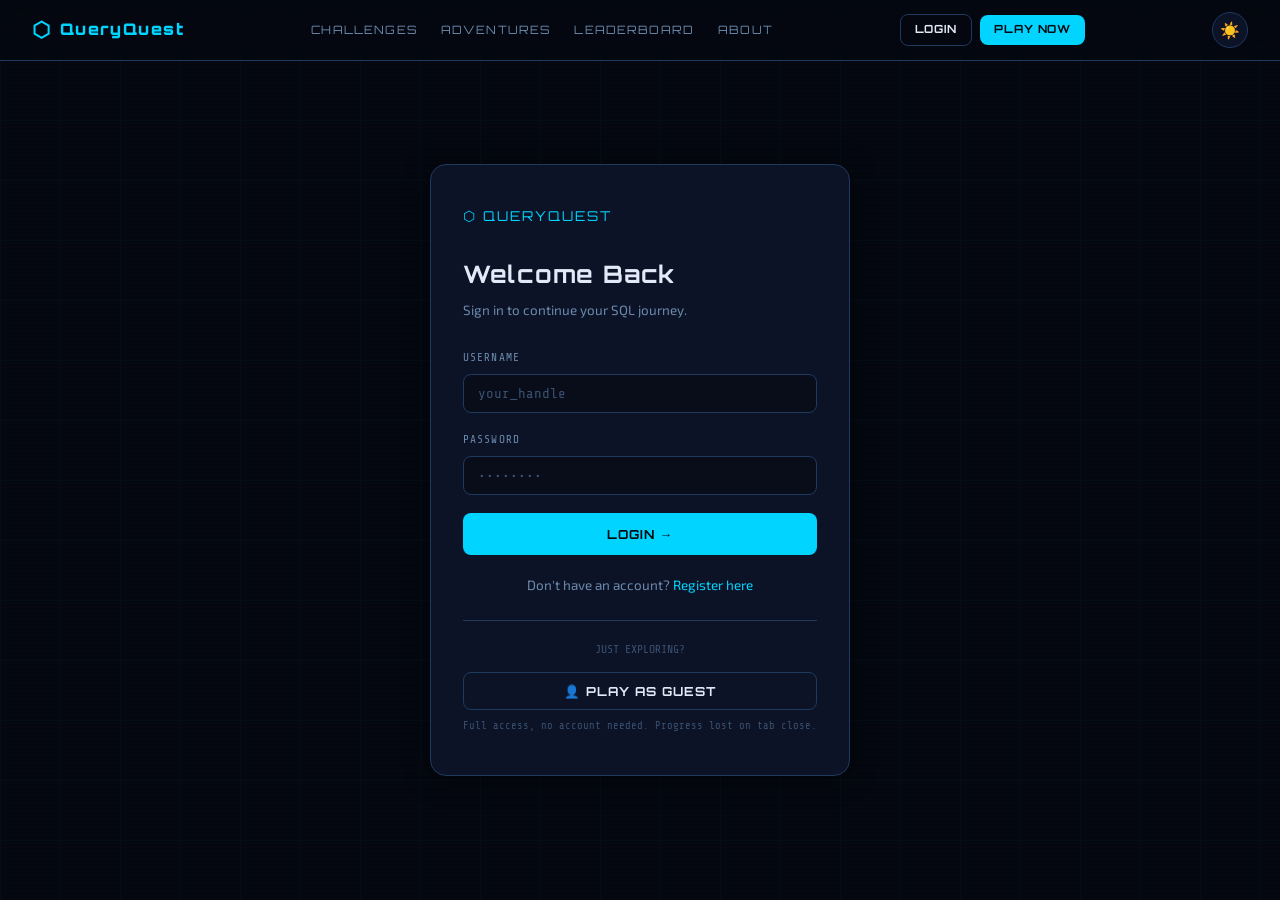
<file: pages/dashboard.html>
<!DOCTYPE html>
<html lang="en">
<head>
  <meta charset="UTF-8"/>
  <meta name="viewport" content="width=device-width, initial-scale=1.0"/>
  <title>Dashboard — QueryQuest</title>
  <link rel="stylesheet" href="../css/main.css"/>
  <link href="https://fonts.googleapis.com/css2?family=Share+Tech+Mono&family=Orbitron:wght@400;700;900&family=Exo+2:wght@300;400;600&display=swap" rel="stylesheet">
  <style>
    body { padding-top: 70px; }
    .dash-wrap { max-width: 1000px; margin: 0 auto; padding: 40px 20px; position: relative; z-index: 1; }
    .dash-header { display:flex; align-items:flex-start; justify-content:space-between; gap:16px; margin-bottom:32px; flex-wrap:wrap; }
    .dash-welcome h1 { font-size:clamp(1.3rem,4vw,1.8rem); }
    .dash-welcome p { color:var(--text-muted); margin-top:4px; font-size:0.86rem; }
    /* FIX 1: tier card uses same size as other stat cards via .stat-card-num */
    /* Tier rows */
    .tier-row { display:flex; align-items:center; gap:14px; padding:13px 16px; background:var(--bg-card); border:1px solid var(--border); border-radius:10px; margin-bottom:8px; flex-wrap:wrap; }
    .tier-row.active { border-color:var(--accent); background:rgba(0,212,255,0.04); }
    .tier-badge-label { font-family:var(--font-display); font-size:0.72rem; padding:3px 10px; border-radius:99px; min-width:80px; text-align:center; }
    .tier-info { flex:1; min-width:120px; }
    .tier-name-text { font-family:var(--font-display); font-size:0.82rem; }
    .tier-meta { font-family:var(--font-mono); font-size:0.67rem; color:var(--text-muted); margin-top:2px; }
    .tier-status { font-family:var(--font-mono); font-size:0.7rem; white-space:nowrap; }
    .tier-status.unlocked { color:var(--accent3); }
    .tier-status.locked-dim { color:var(--text-dim); }
    /* Progress bars inside tier rows */
    .tier-bar-wrap { width:100%; margin-top:6px; }
    .tier-bar-bg { height:4px; background:var(--bg-secondary); border-radius:99px; overflow:hidden; }
    .tier-bar-fill { height:100%; background:var(--accent); border-radius:99px; transition:width 0.8s ease; }
    /* Adventure progress */
    .adv-section { margin-bottom:40px; }
    .adv-progress-grid { display:grid; grid-template-columns:repeat(auto-fit,minmax(200px,1fr)); gap:14px; }
    .adv-prog-card { background:var(--bg-card); border:1px solid var(--border); border-radius:12px; padding:18px; }
    .adv-prog-header { display:flex; align-items:center; gap:10px; margin-bottom:12px; }
    .adv-prog-icon { font-size:1.5rem; }
    .adv-prog-title { font-family:var(--font-display); font-size:0.82rem; }
    .adv-prog-count { font-family:var(--font-mono); font-size:0.7rem; color:var(--text-muted); margin-top:2px; }
    .adv-prog-bar-bg { height:6px; background:var(--bg-secondary); border-radius:99px; overflow:hidden; margin-bottom:8px; }
    .adv-prog-bar-fill { height:100%; border-radius:99px; transition:width 0.8s ease; }
    .adv-prog-bar-fill.detective { background:#f59e0b; }
    .adv-prog-bar-fill.space     { background:#7c3aed; }
    .adv-prog-bar-fill.dungeon   { background:#ef4444; }
    .adv-prog-xp { font-family:var(--font-mono); font-size:0.68rem; color:var(--accent3); }
    /* Recent */
    .recent-header { display:flex; justify-content:space-between; align-items:center; margin-bottom:12px; }
    .recent-header h2 { font-size:1rem; }
    .recent-list { background:var(--bg-card); border:1px solid var(--border); border-radius:12px; overflow:hidden; }
    .recent-item { display:flex; align-items:center; justify-content:space-between; padding:11px 16px; border-bottom:1px solid var(--border); flex-wrap:wrap; gap:6px; }
    .recent-item:last-child { border-bottom:none; }
    .recent-title { font-size:0.84rem; }
    .recent-meta { font-family:var(--font-mono); font-size:0.68rem; color:var(--text-muted); }
    .empty-state { text-align:center; padding:36px; color:var(--text-muted); }
    .empty-state p { margin-bottom:14px; font-size:0.86rem; }
    .sec-title { font-family:var(--font-display); font-size:0.95rem; margin-bottom:14px; margin-top:36px; letter-spacing:0.05em; }
    .loading-overlay { display:flex; align-items:center; justify-content:center; padding:60px; color:var(--text-muted); font-family:var(--font-mono); font-size:0.82rem; gap:10px; }
  </style>
</head>
<body>
<div class="bg-grid"></div>
<div class="scanline"></div>
<nav class="navbar"></nav>
<div class="nav-mobile-menu" id="navMobileMenu"></div>

<div class="dash-wrap">
  <!-- Header -->
  <div class="dash-header">
    <div class="dash-welcome">
      <h1>Welcome back, <span class="accent" id="dashUsername">...</span></h1>
      <p id="dashMeta">Loading your profile...</p>
    </div>
    <a href="challenges.html" class="btn-primary">Continue →</a>
  </div>

  <!-- Guest banner -->
  <div id="guestBanner" style="display:none;background:rgba(245,158,11,0.1);border:1px solid rgba(245,158,11,0.35);border-radius:10px;padding:14px 18px;margin-bottom:24px;display:flex;align-items:center;justify-content:space-between;flex-wrap:wrap;gap:10px;">
    <div>
      <div style="font-family:var(--font-display);font-size:0.82rem;color:var(--warning);">👤 Playing as Guest</div>
      <div style="font-family:var(--font-mono);font-size:0.7rem;color:var(--text-muted);margin-top:3px;">Your progress is stored in this tab only and will be lost when you close it.</div>
    </div>
    <a href="register.html" class="btn-primary btn-sm">💾 Save Progress — Register Free</a>
  </div>

  <!-- XP Bar -->
  <div class="xp-bar-wrap" style="margin-bottom:32px;">
    <div class="xp-bar-label"><span id="xpLabel">0 XP</span><span id="xpNextLabel"></span></div>
    <div class="xp-bar-bg"><div class="xp-bar-fill" id="xpFill" style="width:0%"></div></div>
  </div>

  <!-- Stat cards — FIX 1: rank from leaderboard page (same source), FIX 3: tier as text -->
  <div class="stat-cards" style="margin-bottom:36px;">
    <div class="stat-card"><div class="stat-card-num" id="sXP">0</div><div class="stat-card-label">Total XP</div></div>
    <div class="stat-card"><div class="stat-card-num" id="sSolved">0</div><div class="stat-card-label">Challenges Solved</div></div>
    <div class="stat-card"><div class="stat-card-num" id="sRank">#—</div><div class="stat-card-label">Leaderboard Rank</div></div>
    <!-- FIX 3: show tier NAME not emoji -->
    <div class="stat-card"><div class="stat-card-num" id="sTier">Rookie</div><div class="stat-card-label">Current Tier</div></div>
  </div>

  <!-- Tier Progress -->
  <div class="sec-title">📊 Tier Progress</div>
  <div id="tierProgress" style="margin-bottom:36px;"></div>

  <!-- FIX 5: Adventure Progress -->
  <div class="adv-section">
    <div class="sec-title">🗺️ Adventure Progress</div>
    <div class="adv-progress-grid" id="advProgress"></div>
  </div>

  <!-- Recent Solves -->
  <div class="recent-header">
    <h2 class="sec-title" style="margin:0;">🕹️ Recent Solves</h2>
    <a href="challenges.html" style="font-family:var(--font-mono);font-size:0.72rem;color:var(--accent);text-decoration:none;">All →</a>
  </div>
  <div class="recent-list" id="recentList"></div>
</div>

<script src="../js/page-loader.js"></script>
<script src="../js/main.js"></script>
<script src="../js/nav-inject.js"></script>
<script src="../data/challenges.js"></script>
<script src="../data/adventure-data.js"></script>
<script>
document.addEventListener('DOMContentLoaded', async () => {
  // Block page immediately while loading
  PageLoader.show('Loading Dashboard', 'Fetching your progress...');
  buildNav('dashboard');
  let user;
  if (QQ.isAnonymous()) {
    user = QQ.getUser();
  } else {
    user = await QQ.restoreSession();
    if (!user) { PageLoader.hide(); window.location.href = 'login.html'; return; }
    await QQ.fetchLeaderboard();
  }
  render(user);
  PageLoader.hide();
});

function render(user) {
  // Show guest warning banner for anonymous users
  const banner = document.getElementById('guestBanner');
  if (banner) banner.style.display = user.isAnon ? 'flex' : 'none';
  const xp       = user.xp || 0;
  const level    = user.level || 'Rookie';
  const progress = QQ.getProgress();

  document.getElementById('dashUsername').textContent = user.username;
  document.getElementById('dashMeta').textContent =
    `Tier: ${level} · Joined ${new Date(user.joinedAt).toLocaleDateString()}`;

  // Stat cards
  const allSolved = Object.values(progress).filter(p => p.solved);
  document.getElementById('sXP').textContent = xp;
  document.getElementById('sSolved').textContent = allSolved.length;

  // FIX 1: rank from same leaderboard data as leaderboard page
  const rank = QQ.getLocalRank(user.username);
  document.getElementById('sRank').textContent = rank ? '#' + rank : '#—';

  // FIX 3: tier name as text
  document.getElementById('sTier').textContent = level;

  // XP bar
  const tidx  = TIERS.findIndex(t => t.name === level);
  const curMin = TIERS[tidx]?.minXP || 0;
  const nextT  = TIERS[tidx + 1];
  const pct    = nextT ? Math.min(((xp - curMin) / (nextT.minXP - curMin)) * 100, 100) : 100;
  document.getElementById('xpFill').style.width = pct + '%';
  document.getElementById('xpLabel').textContent = xp + ' XP';
  document.getElementById('xpNextLabel').textContent = nextT
    ? `Next: ${nextT.name} (${nextT.minXP} XP)`
    : '🏆 Max tier reached!';

  // Tier rows with mini progress bars
  const tp = document.getElementById('tierProgress');
  tp.innerHTML = '';
  TIERS.forEach(tier => {
    const tc       = CHALLENGES_DATA.filter(c => c.tierName === tier.name);
    const ts       = tc.filter(c => progress[c.id]?.solved).length;
    const active   = tier.name === level;
    const unlocked = xp >= tier.minXP;
    const barPct   = tc.length ? Math.round((ts / tc.length) * 100) : 0;

    // Tier badge colours
    const badgeColors = {
      Rookie:'#10b981',Amateur:'#3b82f6',Skilled:'#f59e0b',
      Advanced:'#7c3aed',Expert:'#ef4444',Legendary:'#00d4ff'
    };
    const col = badgeColors[tier.name] || 'var(--accent)';

    tp.innerHTML += `
      <div class="tier-row ${active ? 'active' : ''}">
        <div class="tier-badge-label" style="background:${col}22;border:1px solid ${col}55;color:${col};">
          ${tier.name}
        </div>
        <div class="tier-info">
          <div class="tier-name-text">${tier.name}${active ? ' ← current' : ''}</div>
          <div class="tier-meta">${tc.length} challenges · ${tier.minXP} XP to unlock</div>
          ${unlocked ? `<div class="tier-bar-wrap"><div class="tier-bar-bg"><div class="tier-bar-fill" style="width:${barPct}%"></div></div></div>` : ''}
        </div>
        <div class="tier-status ${unlocked ? 'unlocked' : 'locked-dim'}">
          ${unlocked ? `${ts}/${tc.length} (${barPct}%)` : '🔒 Locked'}
        </div>
      </div>`;
  });

  // FIX 5: Adventure progress section
  const advConfig = [
    { key:'detective', icon:'🔍', label:'Detective Agency', color:'detective' },
    { key:'space',     icon:'🚀', label:'Space Explorer',   color:'space'     },
    { key:'dungeon',   icon:'⚔️', label:'SQL Dungeon',      color:'dungeon'   }
  ];
  const advDiv = document.getElementById('advProgress');
  advDiv.innerHTML = '';
  advConfig.forEach(cfg => {
    const eps      = ADVENTURE_DATA[cfg.key] || [];
    const solved   = eps.filter(ep => progress[ep.id]?.solved).length;
    const total    = eps.length;
    const pctAdv   = total ? Math.round((solved / total) * 100) : 0;
    const totalXP  = eps.reduce((s, ep) => s + ep.xp, 0);
    const earnedXP = eps.filter(ep => progress[ep.id]?.solved).reduce((s, ep) => s + ep.xp, 0);
    advDiv.innerHTML += `
      <div class="adv-prog-card">
        <div class="adv-prog-header">
          <div class="adv-prog-icon">${cfg.icon}</div>
          <div>
            <div class="adv-prog-title">${cfg.label}</div>
            <div class="adv-prog-count">${solved}/${total} episodes · ${pctAdv}%</div>
          </div>
        </div>
        <div class="adv-prog-bar-bg">
          <div class="adv-prog-bar-fill ${cfg.color}" style="width:${pctAdv}%"></div>
        </div>
        <div class="adv-prog-xp">⚡ ${earnedXP} / ${totalXP} XP earned</div>
      </div>`;
  });

  // Recent solves (challenges + adventures combined)
  const rl = document.getElementById('recentList');
  // Build combined lookup
  const allChallenges = [
    ...CHALLENGES_DATA,
    ...Object.values(ADVENTURE_DATA).flat()
  ];
  const recentSolves = Object.entries(progress)
    .filter(([, v]) => v.solved)
    .sort((a, b) => (b[1].solvedAt || 0) - (a[1].solvedAt || 0))
    .slice(0, 8);

  if (!recentSolves.length) {
    rl.innerHTML = '<div class="empty-state"><p>No challenges solved yet.</p><a href="challenges.html" class="btn-primary">Start Now →</a></div>';
  } else {
    recentSolves.forEach(([id]) => {
      const ch = allChallenges.find(c => c.id === id);
      if (!ch) return;
      const tierLabel = ch.tierName || ch.mode || '?';
      const badgeClass = ch.mode ? `badge-${ch.mode}` : `badge-${tierLabel.toLowerCase()}`;
      rl.innerHTML += `
        <div class="recent-item">
          <div>
            <div class="recent-title">${ch.title}</div>
            <div class="recent-meta">${tierLabel} · +${ch.xp} XP</div>
          </div>
          <span class="badge ${badgeClass}">✓ Solved</span>
        </div>`;
    });
  }
}
</script>
</body>
</html>
</file>
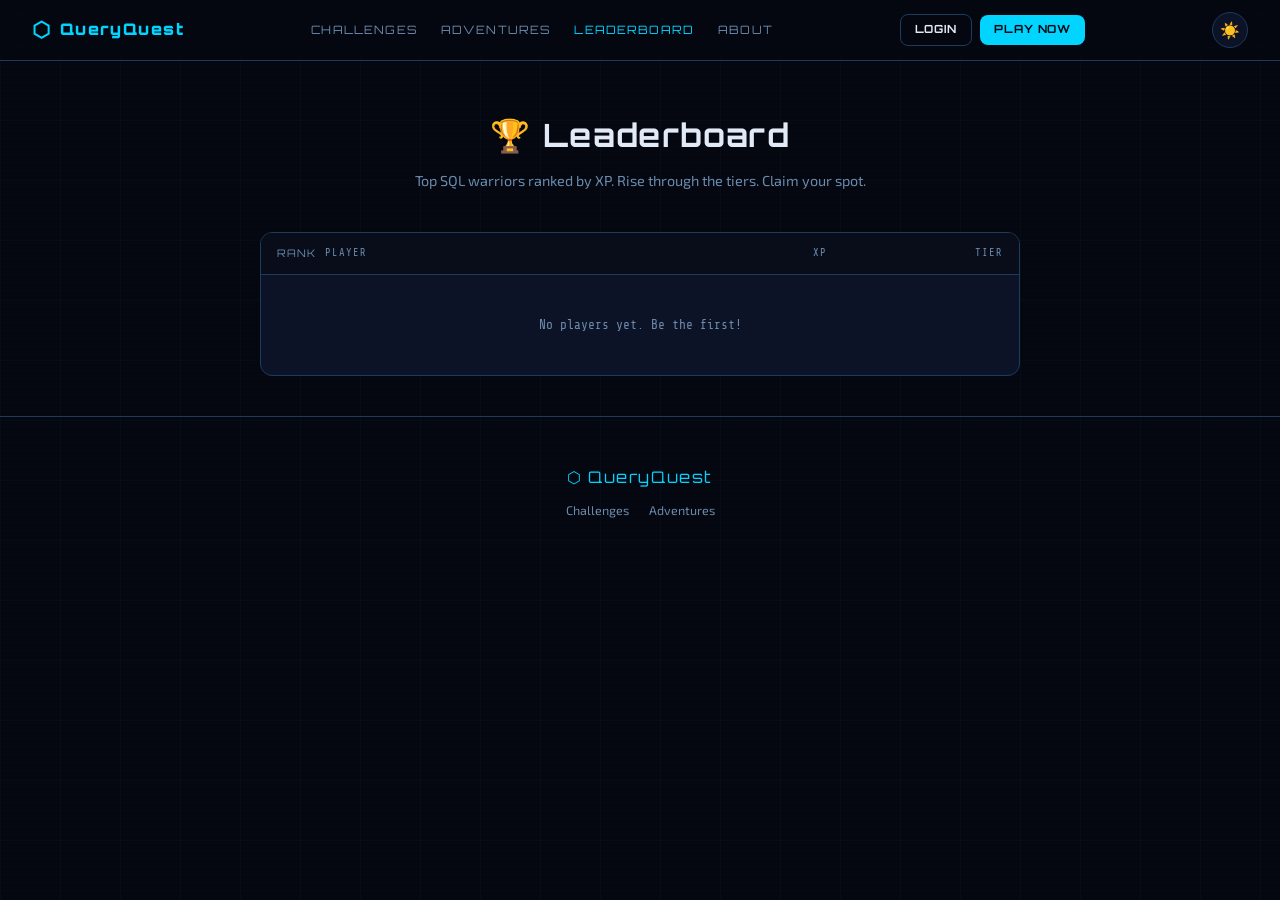
<file: pages/leaderboard.html>
<!DOCTYPE html>
<html lang="en">
<head>
  <meta charset="UTF-8"/>
  <meta name="viewport" content="width=device-width, initial-scale=1.0"/>
  <title>Leaderboard — QueryQuest</title>
  <link rel="stylesheet" href="../css/main.css"/>
  <link href="https://fonts.googleapis.com/css2?family=Share+Tech+Mono&family=Orbitron:wght@400;700;900&family=Exo+2:wght@300;400;600&display=swap" rel="stylesheet">
  <style>
    body { padding-top: 70px; }
    .page-wrap { max-width: 800px; margin: 0 auto; padding: 40px 20px; position: relative; z-index: 1; }
    .page-header { text-align: center; margin-bottom: 40px; }
    .page-header h1 { font-size: clamp(1.4rem,4vw,2rem); margin-bottom: 8px; }
    .page-header p { color: var(--text-muted); font-size: 0.9rem; }
    .top3 { display: grid; grid-template-columns: 1fr 1.1fr 1fr; gap: 12px; margin-bottom: 36px; }
    .podium-card { background: var(--bg-card); border: 1px solid var(--border); border-radius: 12px; padding: 20px 12px; text-align: center; transition: var(--transition); }
    .podium-card.rank1 { border-color: var(--warning); box-shadow: 0 0 24px rgba(245,158,11,0.15); }
    .podium-rank { font-size: 1.4rem; margin-bottom: 8px; }
    .podium-avatar { width: 48px; height: 48px; border-radius: 50%; background: var(--bg-secondary); border: 2px solid var(--border); margin: 0 auto 8px; display: flex; align-items: center; justify-content: center; font-family: var(--font-display); font-size: 1.1rem; color: var(--accent); }
    .podium-name { font-family: var(--font-display); font-size: 0.78rem; margin-bottom: 4px; overflow: hidden; text-overflow: ellipsis; white-space: nowrap; }
    .podium-xp { font-family: var(--font-mono); font-size: 0.7rem; color: var(--accent3); }
    .podium-level { margin-top: 8px; }
    .lb-wrap { background: var(--bg-card); border: 1px solid var(--border); border-radius: 12px; overflow: hidden; }
    .your-banner { background: rgba(0,212,255,0.07); border: 1px solid rgba(0,212,255,0.22); border-radius: 10px; padding: 12px 16px; margin-bottom: 20px; display: flex; justify-content: space-between; flex-wrap: wrap; gap: 8px; font-family: var(--font-mono); font-size: 0.78rem; }
    .your-banner span { color: var(--accent); }
  </style>
</head>
<body>
<div class="bg-grid"></div>
<div class="scanline"></div>
<nav class="navbar"></nav>
<div class="nav-mobile-menu" id="navMobileMenu"></div>

<div class="page-wrap">
  <div class="page-header">
    <h1>🏆 Leaderboard</h1>
    <p>Top SQL warriors ranked by XP. Rise through the tiers. Claim your spot.</p>
  </div>
  <div id="yourBanner"></div>
  <div class="top3" id="top3"></div>
  <div class="lb-wrap">
    <div class="lb-row header">
      <div class="lb-rank" style="font-size:0.65rem;text-transform:uppercase;letter-spacing:0.1em;color:var(--text-muted);">Rank</div>
      <div style="font-family:var(--font-mono);font-size:0.65rem;color:var(--text-muted);text-transform:uppercase;letter-spacing:0.1em;">Player</div>
      <div style="font-family:var(--font-mono);font-size:0.65rem;color:var(--text-muted);text-transform:uppercase;letter-spacing:0.1em;">XP</div>
      <div style="font-family:var(--font-mono);font-size:0.65rem;color:var(--text-muted);text-transform:uppercase;letter-spacing:0.1em;text-align:right;">Tier</div>
    </div>
    <div id="lbList"></div>
  </div>
</div>

<footer class="footer">
  <div class="footer-logo">⬡ QueryQuest</div>
  <div class="footer-links"><a href="challenges.html">Challenges</a><a href="adventures.html">Adventures</a></div>
</footer>

<script src="../js/page-loader.js"></script>
<script src="../js/main.js"></script>
<script src="../js/nav-inject.js"></script>
<script>
document.addEventListener('DOMContentLoaded', () => {
  buildNav('leaderboard');
  PageLoader.show('Loading Leaderboard', 'Fetching live rankings...');
  QQ.fetchLeaderboard().then(() => { render(); PageLoader.hide(); });
});
function render() {
  const user = QQ.getUser();
  let board = JSON.parse(localStorage.getItem('qq_leaderboard')||'[]');
  board.sort((a,b)=>b.xp-a.xp);

  if (user) {
    const myRank = board.findIndex(e=>e.username===user.username)+1;
    if (myRank>0) document.getElementById('yourBanner').innerHTML=`<div class="your-banner"><span>Your rank: <span>#${myRank}</span></span><span>XP: <span>${user.xp||0}</span></span><span>Tier: <span>${user.level||'Rookie'}</span></span></div>`;
  }

  // Podium: always show in correct visual order
  // 3+ players: [2nd, 1st, 3rd] (classic podium shape)
  // 2 players:  [1st, 2nd] side by side (no empty 3rd slot)
  // 1 player:   [1st] centred
  // 0 players:  hide podium
  const top3 = board.slice(0, 3);
  const podiumEl = document.getElementById('top3');

  if (top3.length === 0) {
    podiumEl.style.display = 'none';
  } else {
    // Build display order and correct medal/class assignments
    let displaySlots; // each slot: { player, medal, cls }
    if (top3.length >= 3) {
      displaySlots = [
        { player: top3[1], medal: '🥈', cls: '' },
        { player: top3[0], medal: '🥇', cls: 'rank1' },
        { player: top3[2], medal: '🥉', cls: '' }
      ];
      podiumEl.style.gridTemplateColumns = '1fr 1.1fr 1fr';
    } else if (top3.length === 2) {
      // Just show rank1 and rank2 side by side, rank1 in left slot correctly
      displaySlots = [
        { player: top3[0], medal: '🥇', cls: 'rank1' },
        { player: top3[1], medal: '🥈', cls: '' }
      ];
      podiumEl.style.gridTemplateColumns = '1.1fr 1fr';
    } else {
      displaySlots = [
        { player: top3[0], medal: '🥇', cls: 'rank1' }
      ];
      podiumEl.style.gridTemplateColumns = '1fr';
      podiumEl.style.maxWidth = '220px';
      podiumEl.style.margin = '0 auto 36px';
    }

    let p3 = '';
    displaySlots.forEach(slot => {
      const pl   = slot.player;
      const isMe = user && pl.username === user.username;
      p3 += `<div class="podium-card ${slot.cls}">
        <div class="podium-rank">${slot.medal}</div>
        <div class="podium-avatar">${pl.username[0].toUpperCase()}</div>
        <div class="podium-name">${pl.username}${isMe ? ' (you)' : ''}</div>
        <div class="podium-xp">${pl.xp} XP</div>
        <div class="podium-level"><span class="badge badge-${(pl.level||'rookie').toLowerCase()}">${pl.level||'Rookie'}</span></div>
      </div>`;
    });
    podiumEl.innerHTML = p3;
  }

  const list=document.getElementById('lbList');
  if(!board.length){list.innerHTML='<div style="padding:40px;text-align:center;color:var(--text-muted);font-family:var(--font-mono);font-size:0.8rem;">No players yet. Be the first!</div>';return;}
  board.forEach((pl,idx)=>{
    const rank=idx+1;
    const isMe=user&&pl.username===user.username;
    const rc=rank===1?'gold':rank===2?'silver':rank===3?'bronze':'';
    list.innerHTML+=`<div class="lb-row ${isMe?'is-me':''}">
      <div class="lb-rank ${rc}">#${rank}</div>
      <div class="lb-user"><div class="lb-avatar">${pl.username[0].toUpperCase()}</div><div class="lb-username">${pl.username}${isMe?' <span style="color:var(--accent);font-size:0.65rem;">(you)</span>':''}</div></div>
      <div class="lb-xp">${pl.xp} XP</div>
      <div class="lb-level"><span class="badge badge-${(pl.level||'rookie').toLowerCase()}">${pl.level||'Rookie'}</span></div>
    </div>`;
  });
}
</script>
</body>
</html>
</file>
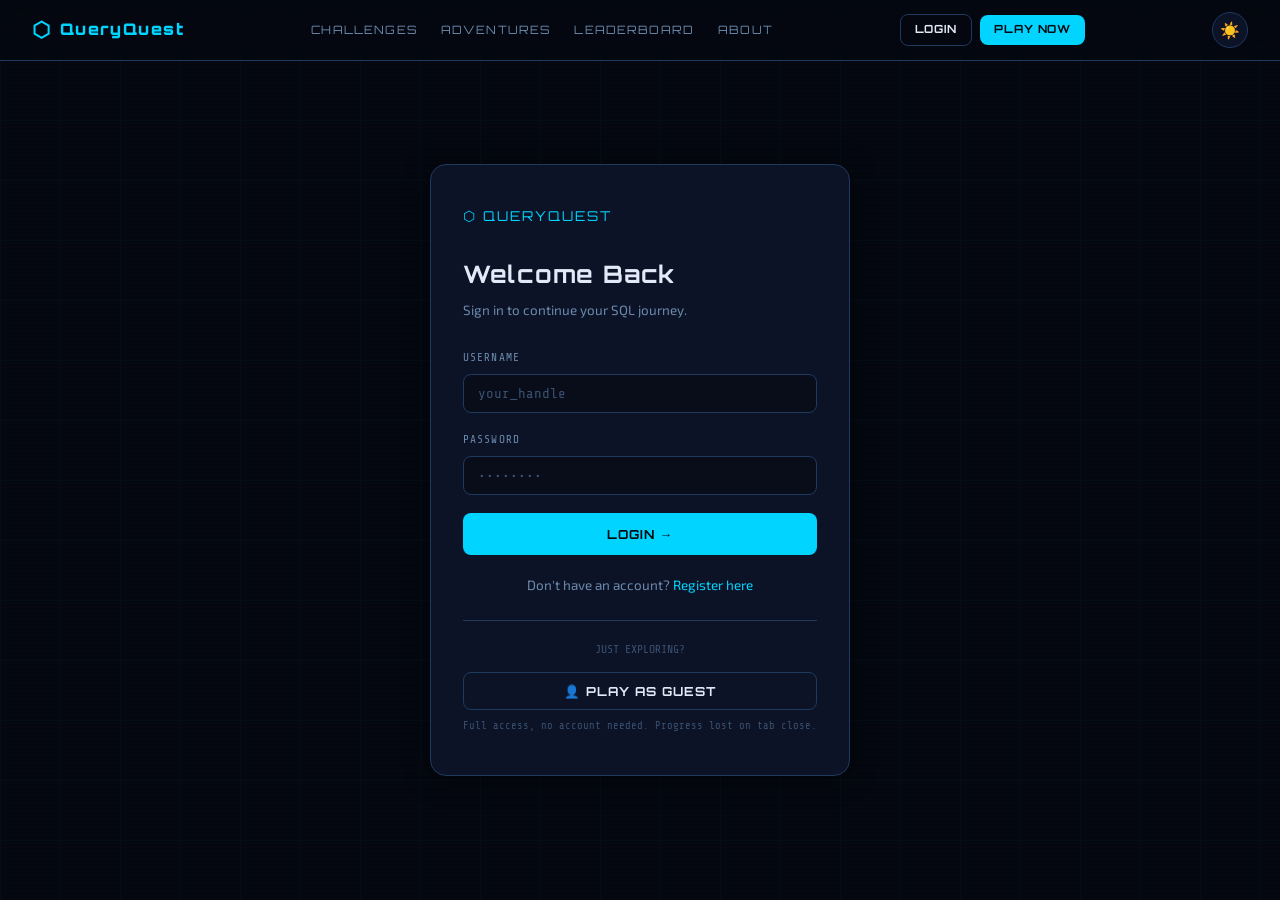
<file: pages/login.html>
<!DOCTYPE html>
<html lang="en">
<head>
  <meta charset="UTF-8"/>
  <meta name="viewport" content="width=device-width, initial-scale=1.0"/>
  <title>Login — QueryQuest</title>
  <link rel="stylesheet" href="../css/main.css"/>
  <link href="https://fonts.googleapis.com/css2?family=Share+Tech+Mono&family=Orbitron:wght@400;700;900&family=Exo+2:wght@300;400;600&display=swap" rel="stylesheet">
  <style>
    body { display:flex; align-items:center; justify-content:center; min-height:100vh; padding:80px 16px 40px; }
    .auth-card { background:var(--bg-card); border:1px solid var(--border); border-radius:16px; padding:40px 32px; width:100%; max-width:420px; position:relative; z-index:1; box-shadow:var(--shadow); }
    .auth-logo { font-family:var(--font-display); color:var(--accent); font-size:0.85rem; letter-spacing:0.15em; margin-bottom:28px; }
    .auth-title { font-size:1.5rem; margin-bottom:6px; }
    .auth-sub { color:var(--text-muted); font-size:0.84rem; margin-bottom:28px; }
    .auth-switch { text-align:center; margin-top:20px; color:var(--text-muted); font-size:0.84rem; }
    .auth-switch a { color:var(--accent); text-decoration:none; }
    @media(max-width:480px){ .auth-card { padding:28px 18px; } }
  </style>
</head>
<body>
<div class="bg-grid"></div>
<div class="scanline"></div>
<nav class="navbar"></nav>
<div class="nav-mobile-menu" id="navMobileMenu"></div>

<div class="auth-card">
  <div class="auth-logo">⬡ QUERYQUEST</div>
  <h1 class="auth-title">Welcome Back</h1>
  <p class="auth-sub">Sign in to continue your SQL journey.</p>
  <div id="alertBox"></div>
  <div class="form-group"><label>Username</label><input type="text" id="username" placeholder="your_handle"/></div>
  <div class="form-group"><label>Password</label><input type="password" id="password" placeholder="••••••••"/></div>
  <button class="btn-primary" id="loginBtn" style="width:100%;justify-content:center;padding:13px;" onclick="handleLogin()">Login →</button>
  <div class="auth-switch">Don't have an account? <a href="register.html">Register here</a></div>

  <div style="margin-top:24px;padding-top:20px;border-top:1px solid var(--border);text-align:center;">
    <p style="font-family:var(--font-mono);font-size:0.72rem;color:var(--text-dim);margin-bottom:12px;">JUST EXPLORING?</p>
    <button onclick="playAsGuest()" class="btn-ghost" style="width:100%;justify-content:center;gap:8px;">👤 Play as Guest</button>
    <p style="font-family:var(--font-mono);font-size:0.65rem;color:var(--text-dim);margin-top:8px;line-height:1.6;">Full access, no account needed. Progress lost on tab close.</p>
  </div>
</div>

<script src="../js/page-loader.js"></script>
<script src="../js/main.js"></script>
<script src="../js/nav-inject.js"></script>
<script>
document.addEventListener('DOMContentLoaded', async () => {
  buildNav('');
  if (sessionStorage.getItem('qq_just_registered')) {
    sessionStorage.removeItem('qq_just_registered');
    return;
  }
  const token = localStorage.getItem('qq_token');
  if (token && !QQ.isAnonymous()) {
    PageLoader.show('Checking session...', 'Verifying your account');
    const user = await QQ.restoreSession();
    PageLoader.hide();
    if (user) window.location.href = 'dashboard.html';
  }
});

function showAlert(msg, type='error') {
  document.getElementById('alertBox').innerHTML = `<div class="alert alert-${type}">${msg}</div>`;
}

async function handleLogin() {
  const username = document.getElementById('username').value.trim();
  const password = document.getElementById('password').value;
  if (!username || !password) return showAlert('Please fill in all fields.');

  const wasGuest = QQ.isAnonymous();
  PageLoader.show(
    wasGuest ? 'Logging In & Saving Progress' : 'Logging In',
    wasGuest ? 'Transferring your guest progress...' : 'Authenticating with the server...'
  );

  const r = await QQ.login(username, password);

  if (!r.ok) {
    PageLoader.hide();
    return showAlert(r.error || 'Login failed.');
  }

  PageLoader.progress(100, wasGuest ? 'Progress saved! Redirecting...' : 'Login successful! Redirecting...');
  await new Promise(res => setTimeout(res, 700));
  window.location.href = 'dashboard.html';
}

function playAsGuest() {
  if (!confirm('⚠️ Guest Mode Notice\n\n• Full access to all challenges and adventures\n• XP, tier unlocks and progress work normally\n• Your progress is NOT saved to any database\n• Progress will be lost when you close this tab\n\nNo personal data is collected in guest mode.\n\nContinue as guest?')) return;
  const user = QQ.startAnonymous();
  showAlert('Welcome, ' + user.username + '! Playing as guest.', 'success');
  setTimeout(() => window.location.href = 'challenges.html', 1000);
}

document.addEventListener('keydown', e => { if (e.key === 'Enter') handleLogin(); });
</script>
</body>
</html>
</file>
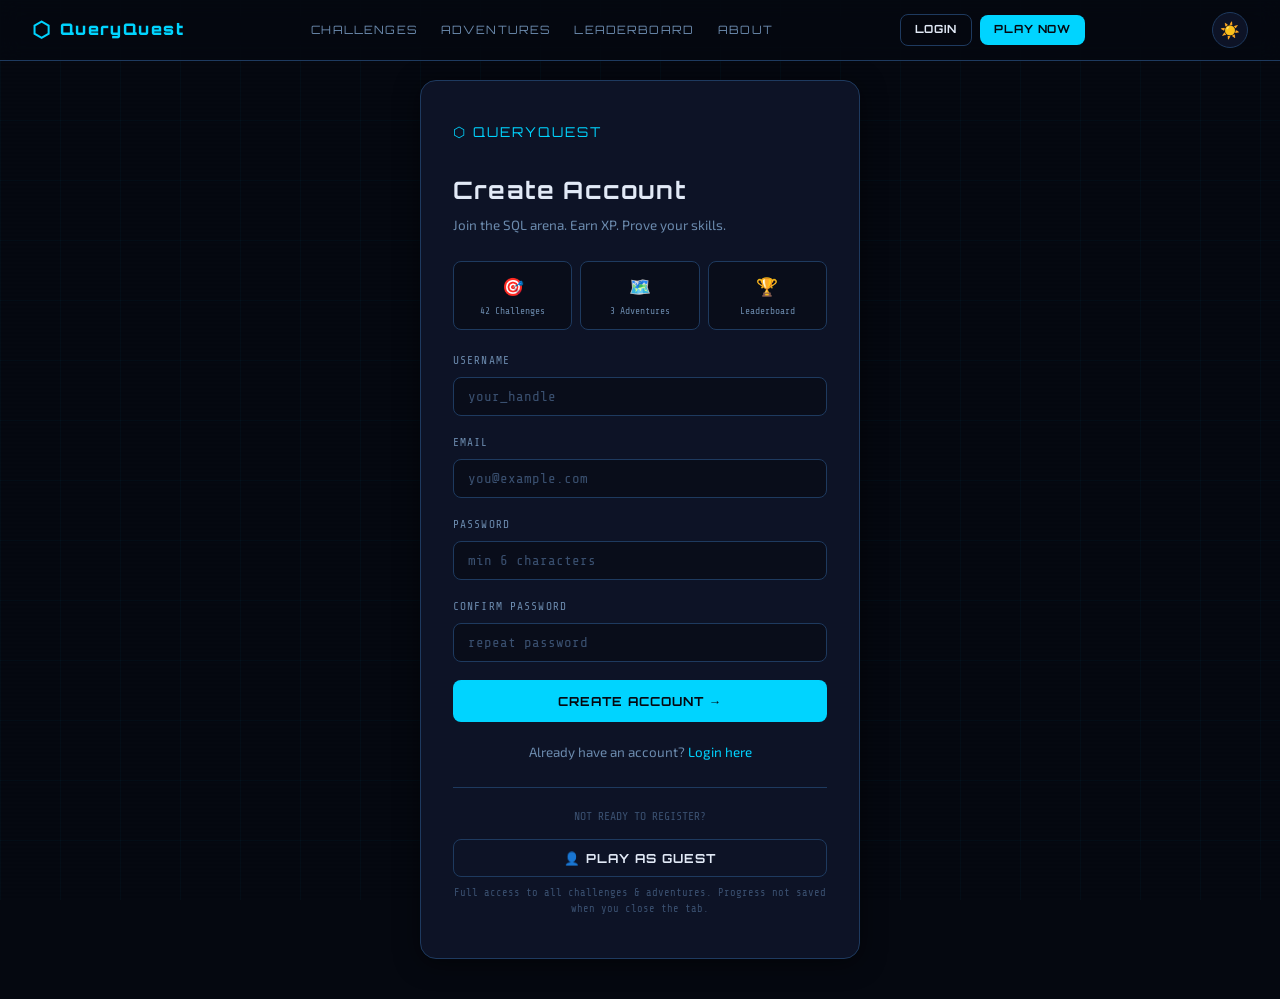
<file: pages/register.html>
<!DOCTYPE html>
<html lang="en">
<head>
  <meta charset="UTF-8"/>
  <meta name="viewport" content="width=device-width, initial-scale=1.0"/>
  <title>Register — QueryQuest</title>
  <link rel="stylesheet" href="../css/main.css"/>
  <link href="https://fonts.googleapis.com/css2?family=Share+Tech+Mono&family=Orbitron:wght@400;700;900&family=Exo+2:wght@300;400;600&display=swap" rel="stylesheet">
  <style>
    body { display:flex; align-items:center; justify-content:center; min-height:100vh; padding:80px 16px 40px; }
    .auth-card { background:var(--bg-card); border:1px solid var(--border); border-radius:16px; padding:40px 32px; width:100%; max-width:440px; position:relative; z-index:1; box-shadow:var(--shadow); }
    .auth-logo { font-family:var(--font-display); color:var(--accent); font-size:0.85rem; letter-spacing:0.15em; margin-bottom:28px; }
    .auth-title { font-size:1.5rem; margin-bottom:6px; }
    .auth-sub { color:var(--text-muted); font-size:0.84rem; margin-bottom:24px; }
    .auth-switch { text-align:center; margin-top:20px; color:var(--text-muted); font-size:0.84rem; }
    .auth-switch a { color:var(--accent); text-decoration:none; }
    .perks { display:flex; gap:8px; margin-bottom:22px; }
    .perk { flex:1; background:var(--bg-secondary); border:1px solid var(--border); border-radius:8px; padding:10px 6px; text-align:center; }
    .perk-icon { font-size:1.1rem; }
    .perk-label { font-family:var(--font-mono); font-size:0.6rem; color:var(--text-muted); margin-top:4px; }
    @media(max-width:480px){ .auth-card { padding:28px 18px; } }
  </style>
</head>
<body>
<div class="bg-grid"></div>
<div class="scanline"></div>
<nav class="navbar"></nav>
<div class="nav-mobile-menu" id="navMobileMenu"></div>

<div class="auth-card">
  <div class="auth-logo">⬡ QUERYQUEST</div>
  <h1 class="auth-title">Create Account</h1>
  <p class="auth-sub">Join the SQL arena. Earn XP. Prove your skills.</p>
  <div class="perks">
    <div class="perk"><div class="perk-icon">🎯</div><div class="perk-label">42 Challenges</div></div>
    <div class="perk"><div class="perk-icon">🗺️</div><div class="perk-label">3 Adventures</div></div>
    <div class="perk"><div class="perk-icon">🏆</div><div class="perk-label">Leaderboard</div></div>
  </div>
  <div id="alertBox"></div>
  <div class="form-group"><label>Username</label><input type="text" id="username" placeholder="your_handle" maxlength="20"/></div>
  <div class="form-group"><label>Email</label><input type="email" id="email" placeholder="you@example.com"/></div>
  <div class="form-group"><label>Password</label><input type="password" id="password" placeholder="min 6 characters"/></div>
  <div class="form-group"><label>Confirm Password</label><input type="password" id="confirm" placeholder="repeat password"/></div>
  <button class="btn-primary" id="regBtn" style="width:100%;justify-content:center;padding:13px;" onclick="handleRegister()">Create Account →</button>
  <div class="auth-switch">Already have an account? <a href="login.html">Login here</a></div>

  <div style="margin-top:24px;padding-top:20px;border-top:1px solid var(--border);text-align:center;">
    <p style="font-family:var(--font-mono);font-size:0.72rem;color:var(--text-dim);margin-bottom:12px;">NOT READY TO REGISTER?</p>
    <button onclick="playAsGuest()" class="btn-ghost" style="width:100%;justify-content:center;gap:8px;">👤 Play as Guest</button>
    <p style="font-family:var(--font-mono);font-size:0.65rem;color:var(--text-dim);margin-top:8px;line-height:1.6;">Full access to all challenges &amp; adventures. Progress not saved when you close the tab.</p>
  </div>
</div>

<script src="../js/page-loader.js"></script>
<script src="../js/main.js"></script>
<script src="../js/nav-inject.js"></script>
<script>
document.addEventListener('DOMContentLoaded', async () => {
  buildNav('');
  // FIX: skip session check if we just registered (prevents redirect loop / freeze)
  if (sessionStorage.getItem('qq_just_registered')) {
    sessionStorage.removeItem('qq_just_registered');
    return;
  }
  const token = localStorage.getItem('qq_token');
  if (token && !QQ.isAnonymous()) {
    PageLoader.show('Checking session...', 'Verifying your account');
    const user = await QQ.restoreSession();
    PageLoader.hide();
    if (user) window.location.href = 'dashboard.html';
  }
});

function showAlert(msg, type='error') {
  document.getElementById('alertBox').innerHTML = `<div class="alert alert-${type}">${msg}</div>`;
}

async function handleRegister() {
  const username = document.getElementById('username').value.trim();
  const email    = document.getElementById('email').value.trim();
  const password = document.getElementById('password').value;
  const confirm  = document.getElementById('confirm').value;

  // Validate before blocking page
  if (!username || !email || !password) return showAlert('All fields are required.');
  if (username.length < 3) return showAlert('Username must be at least 3 characters.');
  if (!/^[a-zA-Z0-9_]+$/.test(username)) return showAlert('Username: letters, numbers and underscores only.');
  if (password.length < 6) return showAlert('Password must be at least 6 characters.');
  if (password !== confirm) return showAlert('Passwords do not match.');
  if (!/\S+@\S+\.\S+/.test(email)) return showAlert('Please enter a valid email.');

  const wasGuest = QQ.isAnonymous();

  // Block entire page — no clicks, no nav, nothing
  PageLoader.show(
    wasGuest ? 'Saving Your Progress' : 'Creating Account',
    wasGuest ? 'Transferring guest progress to your new account...' : 'Setting up your account on the server...'
  );

  const r = await QQ.register(username, email, password);

  if (!r.ok) {
    PageLoader.hide();
    return showAlert(r.error || 'Registration failed. Please try again.');
  }

  PageLoader.progress(100, wasGuest ? 'Progress saved! Taking you to your dashboard...' : 'Account created! Taking you to your dashboard...');

  // Set flag so DOMContentLoaded session check is skipped on this tab
  sessionStorage.setItem('qq_just_registered', '1');

  await new Promise(res => setTimeout(res, 800));
  window.location.href = 'dashboard.html';
}

function playAsGuest() {
  if (!confirm('⚠️ Guest Mode Notice\n\n• Full access to all challenges and adventures\n• XP, tier unlocks and progress work normally\n• Your progress is NOT saved to any database\n• Progress will be lost when you close this tab\n\nNo personal data is collected in guest mode.\n\nContinue as guest?')) return;
  const user = QQ.startAnonymous();
  showAlert('Welcome, ' + user.username + '! Playing as guest.', 'success');
  setTimeout(() => window.location.href = 'challenges.html', 1000);
}

document.addEventListener('keydown', e => { if (e.key === 'Enter') handleRegister(); });
</script>
</body>
</html>
</file>
<file: css/main.css>
/* ===================================================
   QueryQuest — Main Stylesheet v2
   Dark/Light Mode + Full Mobile Responsive
=================================================== */

/* ===== DARK MODE (default) ===== */
:root {
  --bg-primary:    #050810;
  --bg-secondary:  #090d1a;
  --bg-card:       #0d1326;
  --bg-card-hover: #111b35;
  --border:        #1e3a5f;
  --border-bright: #1e6bb8;
  --accent:        #00d4ff;
  --accent2:       #7c3aed;
  --accent3:       #10b981;
  --text-primary:  #e2eaf7;
  --text-muted:    #6b8aad;
  --text-dim:      #3a5070;
  --danger:        #ef4444;
  --warning:       #f59e0b;
  --success:       #10b981;
  --nav-bg:        rgba(5,8,16,0.88);
  --modal-bg:      rgba(5,8,16,0.92);
  --glow:          0 0 20px rgba(0,212,255,0.3);
  --glow-strong:   0 0 40px rgba(0,212,255,0.5);
  --shadow:        0 4px 24px rgba(0,0,0,0.5);
  --radius: 8px;
  --transition: all 0.25s cubic-bezier(0.4,0,0.2,1);
  --font-mono: 'Share Tech Mono', monospace;
  --font-display: 'Orbitron', sans-serif;
  --font-body: 'Exo 2', sans-serif;
}

/* ===== LIGHT MODE ===== */
[data-theme="light"] {
  --bg-primary:    #f0f4fc;
  --bg-secondary:  #e2eaf6;
  --bg-card:       #ffffff;
  --bg-card-hover: #f5f8ff;
  --border:        #c2d0e8;
  --border-bright: #6a9fd8;
  --accent:        #006fa8;
  --accent2:       #5b21b6;
  --accent3:       #047857;
  --text-primary:  #0f1f3d;
  --text-muted:    #4a6080;
  --text-dim:      #8fa4bf;
  --danger:        #dc2626;
  --warning:       #b45309;
  --success:       #047857;
  --nav-bg:        rgba(240,244,252,0.92);
  --modal-bg:      rgba(10,20,50,0.55);
  --glow:          0 0 16px rgba(0,111,168,0.2);
  --glow-strong:   0 0 32px rgba(0,111,168,0.35);
  --shadow:        0 4px 24px rgba(0,0,0,0.1);
}

[data-theme="light"] .bg-grid {
  background-image:
    linear-gradient(rgba(0,100,180,0.05) 1px, transparent 1px),
    linear-gradient(90deg, rgba(0,100,180,0.05) 1px, transparent 1px);
}
[data-theme="light"] .scanline { opacity: 0.3; }
[data-theme="light"] .accent { text-shadow: none; }
[data-theme="light"] .terminal-preview { box-shadow: 0 20px 60px rgba(0,0,0,0.12); }
[data-theme="light"] .term-line.comment { color: #3d7a6a; }
[data-theme="light"] .term-line.keyword { color: var(--accent); }
[data-theme="light"] .level-card.active { background: rgba(0,111,168,0.06); }
[data-theme="light"] .level-tags span { background: rgba(0,111,168,0.08); border-color: rgba(0,111,168,0.2); }
[data-theme="light"] .result-table tr:hover td { background: rgba(0,111,168,0.04); }

/* ===== RESET ===== */
*, *::before, *::after { box-sizing: border-box; margin: 0; padding: 0; }
html { scroll-behavior: smooth; }
body {
  background: var(--bg-primary);
  color: var(--text-primary);
  font-family: var(--font-body);
  font-size: 16px; line-height: 1.6;
  min-height: 100vh; overflow-x: hidden;
  transition: background 0.3s, color 0.3s;
}

/* ===== BACKGROUNDS ===== */
.bg-grid {
  position: fixed; top: 0; left: 0; width: 100%; height: 100%;
  background-image:
    linear-gradient(rgba(0,212,255,0.03) 1px, transparent 1px),
    linear-gradient(90deg, rgba(0,212,255,0.03) 1px, transparent 1px);
  background-size: 60px 60px;
  pointer-events: none; z-index: 0;
}
.scanline {
  position: fixed; top: 0; left: 0; width: 100%; height: 100%;
  background: repeating-linear-gradient(0deg,transparent,transparent 2px,rgba(0,0,0,0.03) 2px,rgba(0,0,0,0.03) 4px);
  pointer-events: none; z-index: 0;
}

/* ===== TYPOGRAPHY ===== */
h1,h2,h3,h4 { font-family: var(--font-display); letter-spacing: 0.05em; }
.accent { color: var(--accent); text-shadow: 0 0 20px rgba(0,212,255,0.5); }

/* ===== THEME TOGGLE ===== */
.theme-toggle {
  display: flex; align-items: center; justify-content: center;
  width: 36px; height: 36px;
  background: var(--bg-card); border: 1px solid var(--border);
  border-radius: 50%; cursor: pointer; font-size: 1rem;
  transition: var(--transition); flex-shrink: 0;
}
.theme-toggle:hover { border-color: var(--accent); box-shadow: var(--glow); }

/* ===== NAVBAR ===== */
.navbar {
  position: fixed; top: 0; left: 0; right: 0;
  display: flex; align-items: center; justify-content: space-between;
  padding: 12px 32px;
  background: var(--nav-bg); backdrop-filter: blur(12px);
  border-bottom: 1px solid var(--border);
  z-index: 100; gap: 12px;
}
.nav-logo {
  display: flex; align-items: center; gap: 8px;
  font-family: var(--font-display); font-size: 1rem; font-weight: 900;
  color: var(--accent); text-decoration: none; letter-spacing: 0.1em; flex-shrink: 0;
}
.logo-icon { font-size: 1.3rem; }
.logo-text { }
.nav-links { display: flex; gap: 24px; }
.nav-links a {
  color: var(--text-muted); text-decoration: none;
  font-family: var(--font-display); font-size: 0.72rem;
  letter-spacing: 0.1em; text-transform: uppercase; transition: var(--transition);
}
.nav-links a:hover, .nav-links a.active { color: var(--accent); }
.nav-auth { display: flex; gap: 8px; align-items: center; flex-shrink: 0; }
.nav-user { font-family: var(--font-mono); font-size: 0.78rem; color: var(--accent); white-space: nowrap; }

/* Hamburger */
.nav-hamburger {
  display: none; flex-direction: column; gap: 5px;
  cursor: pointer; background: none; border: none; padding: 4px; flex-shrink: 0;
}
.nav-hamburger span { display: block; width: 22px; height: 2px; background: var(--text-primary); border-radius: 2px; transition: var(--transition); }

/* Mobile drawer */
.nav-mobile-menu {
  display: none; position: fixed; top: 61px; left: 0; right: 0;
  background: var(--bg-secondary); border-bottom: 1px solid var(--border);
  padding: 16px 20px; flex-direction: column; gap: 4px; z-index: 99;
  max-height: calc(100vh - 61px); overflow-y: auto;
}
.nav-mobile-menu.open { display: flex; }
.nav-mobile-menu a, .nav-mobile-menu button {
  display: block; font-family: var(--font-display); font-size: 0.82rem;
  color: var(--text-muted); text-decoration: none; text-transform: uppercase;
  letter-spacing: 0.08em; padding: 12px 8px;
  border-bottom: 1px solid var(--border);
  background: none; border-top: none; border-left: none; border-right: none;
  cursor: pointer; text-align: left; width: 100%; transition: var(--transition);
}
.nav-mobile-menu a:last-child, .nav-mobile-menu button:last-child { border-bottom: none; }
.nav-mobile-menu a:hover, .nav-mobile-menu button:hover { color: var(--accent); }
.nav-mobile-menu .mobile-divider { height: 1px; background: var(--border); margin: 4px 0; }

/* ===== BUTTONS ===== */
.btn-primary {
  display: inline-flex; align-items: center; justify-content: center; gap: 6px;
  background: var(--accent); color: var(--bg-primary);
  font-family: var(--font-display); font-size: 0.78rem; font-weight: 700;
  letter-spacing: 0.08em; padding: 10px 20px;
  border-radius: var(--radius); text-decoration: none;
  border: none; cursor: pointer; transition: var(--transition); text-transform: uppercase; white-space: nowrap;
}
.btn-primary:hover { filter: brightness(1.15); box-shadow: var(--glow-strong); transform: translateY(-2px); }
.btn-ghost {
  display: inline-flex; align-items: center; justify-content: center; gap: 6px;
  background: transparent; color: var(--text-primary);
  font-family: var(--font-display); font-size: 0.78rem; font-weight: 700;
  letter-spacing: 0.08em; padding: 10px 20px;
  border-radius: var(--radius); text-decoration: none;
  border: 1px solid var(--border); cursor: pointer; transition: var(--transition); text-transform: uppercase; white-space: nowrap;
}
.btn-ghost:hover { border-color: var(--accent); color: var(--accent); box-shadow: var(--glow); }
.btn-lg { padding: 13px 28px; font-size: 0.88rem; }
.btn-sm { padding: 6px 14px; font-size: 0.7rem; }
.btn-danger { background: var(--danger); color: #fff; border: none; }
.btn-success { background: var(--success); color: var(--bg-primary); border: none; }
.btn-run {
  background: var(--accent3); color: var(--bg-primary);
  font-family: var(--font-display); font-size: 0.78rem; font-weight: 700;
  padding: 10px 22px; border-radius: var(--radius); border: none;
  cursor: pointer; letter-spacing: 0.08em; transition: var(--transition); white-space: nowrap;
}
.btn-run:hover { filter: brightness(1.1); box-shadow: 0 0 20px rgba(16,185,129,0.4); }

/* ===== HERO ===== */
.hero {
  position: relative; z-index: 1;
  display: flex; flex-direction: column; align-items: center;
  text-align: center; padding: 140px 20px 80px;
}
.hero-badge {
  display: inline-flex; align-items: center; gap: 8px;
  background: rgba(16,185,129,0.1); border: 1px solid rgba(16,185,129,0.3);
  color: var(--accent3); padding: 6px 16px; border-radius: 99px;
  font-family: var(--font-mono); font-size: 0.73rem;
  margin-bottom: 28px; animation: fadeInDown 0.6s ease;
}
.pulse-dot { width: 8px; height: 8px; background: var(--accent3); border-radius: 50%; animation: pulse 1.5s infinite; }
@keyframes pulse { 0%,100%{opacity:1;transform:scale(1)} 50%{opacity:0.5;transform:scale(0.8)} }
.hero-title { font-size: clamp(2rem,6vw,4.8rem); font-weight: 900; line-height: 1.1; margin-bottom: 20px; animation: fadeInUp 0.7s ease 0.1s both; }
.hero-title .line1 { display: block; }
.hero-title .line2 { display: block; }
.hero-sub { max-width: 520px; color: var(--text-muted); font-size: 1rem; margin-bottom: 36px; animation: fadeInUp 0.7s ease 0.2s both; }
.hero-cta { display: flex; gap: 12px; flex-wrap: wrap; justify-content: center; margin-bottom: 48px; animation: fadeInUp 0.7s ease 0.3s both; }

/* Terminal */
.terminal-preview {
  width: 100%; max-width: 620px;
  background: var(--bg-card); border: 1px solid var(--border); border-radius: 12px;
  overflow: hidden; box-shadow: 0 40px 80px rgba(0,0,0,0.5), var(--glow);
  animation: fadeInUp 0.8s ease 0.4s both;
}
.term-bar { display: flex; align-items: center; gap: 6px; padding: 10px 14px; background: var(--bg-secondary); border-bottom: 1px solid var(--border); }
.dot { width: 10px; height: 10px; border-radius: 50%; }
.dot.red{background:#ef4444} .dot.yellow{background:#f59e0b} .dot.green{background:#10b981}
.term-title { font-family: var(--font-mono); font-size: 0.72rem; color: var(--text-dim); margin-left: 8px; overflow: hidden; text-overflow: ellipsis; white-space: nowrap; }
.term-body { padding: 16px 20px; min-height: 110px; font-family: var(--font-mono); font-size: 0.82rem; line-height: 2; }
.term-line.comment { color: #4a7a6e; }
.term-line.keyword { color: var(--accent); }
.term-line.result  { color: var(--accent3); }

/* ===== STATS BAR ===== */
.stats-bar {
  position: relative; z-index: 1;
  display: flex; justify-content: center; align-items: center;
  padding: 32px 16px; gap: 0;
  background: var(--bg-secondary); border-top: 1px solid var(--border); border-bottom: 1px solid var(--border);
  flex-wrap: wrap;
}
.stat { display: flex; flex-direction: column; align-items: center; padding: 8px 36px; }
.stat-num { font-family: var(--font-display); font-size: 2.2rem; font-weight: 900; color: var(--accent); }
.stat-label { font-family: var(--font-mono); font-size: 0.66rem; color: var(--text-muted); text-transform: uppercase; letter-spacing: 0.15em; margin-top: 4px; }
.stat-divider { width: 1px; height: 50px; background: var(--border); }

/* ===== SECTIONS ===== */
.levels-section, .features-section, .adventure-section {
  position: relative; z-index: 1; padding: 80px 32px; max-width: 1300px; margin: 0 auto;
}
.section-title { font-size: clamp(1.3rem,3vw,2rem); text-align: center; margin-bottom: 10px; }
.section-sub { text-align: center; color: var(--text-muted); max-width: 500px; margin: 0 auto 48px; font-size: 0.9rem; }
.section-cta { text-align: center; margin-top: 40px; }

/* ===== LEVEL CARDS ===== */
.levels-grid { display: grid; grid-template-columns: repeat(auto-fit,minmax(180px,1fr)); gap: 16px; }
.level-card {
  background: var(--bg-card); border: 1px solid var(--border);
  border-radius: 12px; padding: 22px 18px; transition: var(--transition);
  cursor: pointer; position: relative; overflow: hidden;
}
.level-card::before { content:''; position:absolute; top:0; left:0; right:0; height:2px; background:linear-gradient(90deg,transparent,var(--accent),transparent); opacity:0; transition:var(--transition); }
.level-card:hover::before, .level-card.active::before { opacity:1; }
.level-card:hover { border-color: var(--border-bright); background: var(--bg-card-hover); transform: translateY(-4px); box-shadow: var(--glow); }
.level-card.active { border-color: var(--accent); background: rgba(0,212,255,0.04); }
.level-card.locked { opacity: 0.5; cursor: not-allowed; }
.level-rank { font-family: var(--font-display); font-size: 0.6rem; color: var(--text-dim); letter-spacing: 0.2em; margin-bottom: 10px; }
.level-icon { font-size: 1.8rem; margin-bottom: 10px; }
.level-card h3 { font-size: 0.88rem; margin-bottom: 6px; }
.level-card p { font-size: 0.78rem; color: var(--text-muted); margin-bottom: 12px; line-height: 1.5; }
.level-tags { display: flex; flex-wrap: wrap; gap: 5px; margin-bottom: 12px; }
.level-tags span { font-family: var(--font-mono); font-size: 0.62rem; padding: 2px 7px; border-radius: 4px; background: rgba(0,212,255,0.08); border: 1px solid rgba(0,212,255,0.2); color: var(--accent); }
.level-xp { font-family: var(--font-mono); font-size: 0.7rem; color: var(--accent3); }

/* ===== FEATURE CARDS ===== */
.features-grid { display: grid; grid-template-columns: repeat(auto-fit,minmax(220px,1fr)); gap: 20px; }
.feature-card { background: var(--bg-card); border: 1px solid var(--border); border-radius: 12px; padding: 28px; transition: var(--transition); }
.feature-card:hover { border-color: var(--accent2); transform: translateY(-3px); }
.feat-icon { font-size: 1.8rem; margin-bottom: 14px; }
.feature-card h3 { font-size: 0.9rem; margin-bottom: 8px; }
.feature-card p { font-size: 0.82rem; color: var(--text-muted); line-height: 1.6; }

/* ===== ADVENTURE CARDS ===== */
.adventure-grid { display: grid; grid-template-columns: repeat(auto-fit,minmax(280px,1fr)); gap: 20px; }
.adventure-card {
  background: var(--bg-card); border: 1px solid var(--border);
  border-radius: 16px; padding: 28px 24px; cursor: pointer;
  transition: var(--transition); position: relative; overflow: hidden;
  text-decoration: none; color: inherit; display: block;
}
.adventure-card:hover { transform: translateY(-5px); }
.adventure-card.detective  { border-color: rgba(245,158,11,0.35); }
.adventure-card.detective:hover  { border-color: #f59e0b; box-shadow: 0 0 24px rgba(245,158,11,0.25); }
.adventure-card.space      { border-color: rgba(124,58,237,0.35); }
.adventure-card.space:hover      { border-color: #7c3aed; box-shadow: 0 0 24px rgba(124,58,237,0.25); }
.adventure-card.dungeon    { border-color: rgba(239,68,68,0.35); }
.adventure-card.dungeon:hover    { border-color: #ef4444; box-shadow: 0 0 24px rgba(239,68,68,0.25); }
.adv-header { display: flex; align-items: flex-start; justify-content: space-between; margin-bottom: 12px; }
.adv-icon { font-size: 2.4rem; }
.adv-episodes { font-family: var(--font-mono); font-size: 0.68rem; color: var(--text-dim); }
.adv-title { font-family: var(--font-display); font-size: 1rem; margin-bottom: 8px; }
.adv-desc { font-size: 0.82rem; color: var(--text-muted); line-height: 1.6; margin-bottom: 16px; }
.adv-footer { display: flex; justify-content: space-between; align-items: center; flex-wrap: wrap; gap: 8px; }
.adv-tags { display: flex; gap: 6px; flex-wrap: wrap; }
.adv-xp { font-family: var(--font-mono); font-size: 0.72rem; color: var(--accent3); }

/* ===== FOOTER ===== */
.footer { position: relative; z-index: 1; text-align: center; padding: 48px 24px; border-top: 1px solid var(--border); }
.footer-logo { font-family: var(--font-display); font-size: 1rem; color: var(--accent); margin-bottom: 10px; letter-spacing: 0.1em; }
.footer-sub { color: var(--text-dim); font-size: 0.78rem; margin-bottom: 16px; }
.footer-links { display: flex; justify-content: center; gap: 20px; flex-wrap: wrap; }
.footer-links a { color: var(--text-muted); text-decoration: none; font-size: 0.78rem; transition: var(--transition); }
.footer-links a:hover { color: var(--accent); }

/* ===== ANIMATIONS ===== */
@keyframes fadeInDown { from{opacity:0;transform:translateY(-16px)} to{opacity:1;transform:translateY(0)} }
@keyframes fadeInUp   { from{opacity:0;transform:translateY(16px)}  to{opacity:1;transform:translateY(0)} }
@keyframes glow-pulse { 0%,100%{box-shadow:var(--glow)} 50%{box-shadow:var(--glow-strong)} }

/* ===== FORMS ===== */
.form-group { margin-bottom: 18px; }
.form-group label { display: block; font-family: var(--font-mono); font-size: 0.7rem; color: var(--text-muted); letter-spacing: 0.1em; text-transform: uppercase; margin-bottom: 7px; }
.form-group input, .form-group select, .form-group textarea {
  width: 100%; background: var(--bg-secondary); border: 1px solid var(--border);
  border-radius: var(--radius); color: var(--text-primary);
  font-family: var(--font-mono); font-size: 0.88rem;
  padding: 11px 14px; transition: var(--transition); outline: none;
}
.form-group input:focus, .form-group select:focus, .form-group textarea:focus { border-color: var(--accent); box-shadow: 0 0 0 3px rgba(0,212,255,0.1); }
.form-group input::placeholder { color: var(--text-dim); }

/* ===== ALERTS ===== */
.alert { padding: 11px 14px; border-radius: var(--radius); font-family: var(--font-mono); font-size: 0.8rem; margin-bottom: 14px; }
.alert-error   { background: rgba(239,68,68,0.1);  border: 1px solid rgba(239,68,68,0.3);  color: #fca5a5; }
.alert-success { background: rgba(16,185,129,0.1); border: 1px solid rgba(16,185,129,0.3); color: #6ee7b7; }
.alert-info    { background: rgba(0,212,255,0.08); border: 1px solid rgba(0,212,255,0.25); color: var(--accent); }

/* ===== RESULT TABLE ===== */
.result-table { width: 100%; border-collapse: collapse; font-family: var(--font-mono); font-size: 0.8rem; margin-top: 10px; }
.result-table th { background: var(--bg-secondary); color: var(--accent); padding: 7px 10px; text-align: left; border: 1px solid var(--border); font-weight: 400; }
.result-table td { padding: 7px 10px; border: 1px solid var(--border); color: var(--text-primary); }
.result-table tr:hover td { background: rgba(0,212,255,0.03); }

/* ===== BADGES ===== */
.badge { display: inline-block; font-family: var(--font-mono); font-size: 0.62rem; padding: 3px 9px; border-radius: 99px; letter-spacing: 0.05em; text-transform: uppercase; }
.badge-rookie    { background: rgba(16,185,129,0.15);  color: #6ee7b7; border: 1px solid rgba(16,185,129,0.3); }
.badge-amateur   { background: rgba(59,130,246,0.15);  color: #93c5fd; border: 1px solid rgba(59,130,246,0.3); }
.badge-skilled   { background: rgba(245,158,11,0.15);  color: #fcd34d; border: 1px solid rgba(245,158,11,0.3); }
.badge-advanced  { background: rgba(124,58,237,0.15);  color: #c4b5fd; border: 1px solid rgba(124,58,237,0.3); }
.badge-expert    { background: rgba(239,68,68,0.15);   color: #fca5a5; border: 1px solid rgba(239,68,68,0.3); }
.badge-legendary { background: rgba(0,212,255,0.15);   color: var(--accent); border: 1px solid rgba(0,212,255,0.3); }
.badge-detective { background: rgba(245,158,11,0.15);  color: #fcd34d; border: 1px solid rgba(245,158,11,0.3); }
.badge-space     { background: rgba(124,58,237,0.15);  color: #c4b5fd; border: 1px solid rgba(124,58,237,0.3); }
.badge-dungeon   { background: rgba(239,68,68,0.15);   color: #fca5a5; border: 1px solid rgba(239,68,68,0.3); }

/* ===== MODAL ===== */
.modal-overlay { display: none; position: fixed; inset: 0; background: var(--modal-bg); backdrop-filter: blur(6px); z-index: 200; align-items: center; justify-content: center; padding: 16px; }
.modal-overlay.open { display: flex; }
.modal-box { background: var(--bg-card); border: 1px solid var(--border); border-radius: 16px; padding: 32px; max-width: 500px; width: 100%; box-shadow: 0 40px 80px rgba(0,0,0,0.7); animation: fadeInUp 0.3s ease; }
.modal-title { font-family: var(--font-display); font-size: 1.1rem; color: var(--accent); margin-bottom: 14px; }

/* ===== XP / PROGRESS ===== */
.xp-bar-wrap { margin-bottom: 36px; }
.xp-bar-label { display: flex; justify-content: space-between; font-family: var(--font-mono); font-size: 0.7rem; color: var(--text-muted); margin-bottom: 7px; flex-wrap: wrap; gap: 4px; }
.xp-bar-bg { height: 8px; background: var(--bg-secondary); border-radius: 99px; overflow: hidden; border: 1px solid var(--border); }
.xp-bar-fill { height: 100%; background: linear-gradient(90deg, var(--accent2), var(--accent)); border-radius: 99px; transition: width 1s ease; }

/* ===== STAT CARDS (dashboard) ===== */
.stat-cards { display: grid; grid-template-columns: repeat(auto-fit,minmax(130px,1fr)); gap: 14px; margin-bottom: 36px; }
.stat-card { background: var(--bg-card); border: 1px solid var(--border); border-radius: 12px; padding: 18px 14px; text-align: center; }
.stat-card-num { font-family: var(--font-display); font-size: 1.8rem; color: var(--accent); }
.stat-card-label { font-family: var(--font-mono); font-size: 0.63rem; color: var(--text-muted); text-transform: uppercase; letter-spacing: 0.1em; margin-top: 4px; }

/* ===== LEADERBOARD ===== */
.lb-row { display: grid; grid-template-columns: 48px 1fr 90px 100px; align-items: center; padding: 12px 16px; border-bottom: 1px solid var(--border); transition: var(--transition); }
.lb-row:last-child { border-bottom: none; }
.lb-row:hover { background: var(--bg-card-hover); }
.lb-row.is-me { background: rgba(0,212,255,0.05); border-left: 3px solid var(--accent); }
.lb-row.header { background: var(--bg-secondary); }
.lb-rank { font-family: var(--font-display); font-size: 0.88rem; color: var(--text-muted); }
.lb-rank.gold{color:var(--warning)} .lb-rank.silver{color:#9ca3af} .lb-rank.bronze{color:#cd7f32}
.lb-user { display: flex; align-items: center; gap: 10px; min-width: 0; }
.lb-avatar { width: 30px; height: 30px; border-radius: 50%; background: var(--bg-secondary); border: 1px solid var(--border); display: flex; align-items: center; justify-content: center; font-family: var(--font-display); font-size: 0.7rem; color: var(--accent); flex-shrink: 0; }
.lb-username { font-family: var(--font-mono); font-size: 0.8rem; overflow: hidden; text-overflow: ellipsis; white-space: nowrap; }
.lb-xp { font-family: var(--font-mono); font-size: 0.78rem; color: var(--accent3); }
.lb-level { text-align: right; }

/* ===== STORY / ADVENTURE LAYOUT ===== */
.story-chapter-label { font-family: var(--font-mono); font-size: 0.68rem; color: var(--text-dim); text-transform: uppercase; letter-spacing: 0.15em; margin-bottom: 4px; }
.story-narrative { font-size: 0.88rem; color: var(--text-muted); line-height: 1.8; margin-bottom: 16px; padding-left: 14px; border-left: 3px solid var(--accent2); font-style: italic; }
.story-objective { background: var(--bg-secondary); border: 1px solid var(--border); border-radius: 8px; padding: 14px; margin-bottom: 14px; }
.story-objective-label { font-family: var(--font-mono); font-size: 0.66rem; color: var(--accent); text-transform: uppercase; letter-spacing: 0.1em; margin-bottom: 6px; }

/* ===== RESPONSIVE: TABLET ===== */
@media (max-width: 900px) {
  .navbar { padding: 12px 20px; }
  .challenge-layout { grid-template-columns: 1fr !important; }
  .lb-row { grid-template-columns: 44px 1fr 80px; }
  .lb-level { display: none; }
  .levels-section, .features-section, .adventure-section { padding: 60px 20px; }
}

/* ===== RESPONSIVE: MOBILE ===== */
@media (max-width: 640px) {
  body { font-size: 15px; }
  .navbar { padding: 10px 14px; }
  .nav-links  { display: none; }
  .nav-auth   { display: none; }
  .nav-hamburger { display: flex; }

  .hero { padding: 90px 14px 48px; }
  .hero-badge { font-size: 0.68rem; }
  .hero-title { font-size: clamp(1.8rem,8vw,2.8rem); }
  .hero-sub { font-size: 0.88rem; }
  .hero-cta { flex-direction: column; align-items: stretch; }
  .hero-cta a, .hero-cta button { width: 100%; text-align: center; justify-content: center; }
  .btn-lg { padding: 12px 20px; font-size: 0.82rem; }

  .terminal-preview { border-radius: 8px; }
  .term-title { display: none; }
  .term-body { padding: 12px 14px; font-size: 0.75rem; }

  .stats-bar { padding: 20px 10px; gap: 0; }
  .stat { padding: 6px 18px; }
  .stat-num { font-size: 1.7rem; }
  .stat-divider { display: none; }

  .levels-section, .features-section, .adventure-section { padding: 40px 14px; }
  .levels-grid { grid-template-columns: 1fr 1fr; gap: 10px; }
  .level-card { padding: 16px 12px; }
  .level-icon { font-size: 1.5rem; }
  .features-grid { grid-template-columns: 1fr; gap: 12px; }
  .adventure-grid { grid-template-columns: 1fr; }

  .stat-cards { grid-template-columns: 1fr 1fr; gap: 10px; }
  .stat-card-num { font-size: 1.5rem; }

  .lb-row { grid-template-columns: 36px 1fr 64px; padding: 10px 10px; }
  .lb-level { display: none; }
  .lb-avatar { width: 26px; height: 26px; font-size: 0.65rem; }
  .lb-username { font-size: 0.75rem; }
  .top3 { grid-template-columns: 1fr 1.1fr 1fr; gap: 8px; }
  .podium-card { padding: 14px 8px; }
  .podium-avatar { width: 38px; height: 38px; font-size: 0.9rem; }
  .podium-name { font-size: 0.7rem; }
  .podium-xp { font-size: 0.65rem; }

  .modal-box { padding: 22px 16px; }
  .auth-card { padding: 28px 16px !important; }

  .section-title { font-size: 1.25rem; }
  .section-sub { font-size: 0.84rem; }
}

@media (max-width: 380px) {
  .levels-grid { grid-template-columns: 1fr; }
  .top3 { grid-template-columns: 1fr; }
  .stat-cards { grid-template-columns: 1fr 1fr; }
}

/* ===== CODEMIRROR FIXES =====
   FIX 4: fixed height, no expansion, light mode support
*/
.CodeMirror {
  height: 200px !important;
  max-height: 200px !important;
  font-size: 0.84rem !important;
  font-family: var(--font-mono) !important;
  background: var(--bg-card) !important;
  color: var(--text-primary) !important;
  border: none !important;
  /* Prevent the editor from pushing layout */
  overflow: hidden !important;
}
.CodeMirror-scroll {
  max-height: 200px !important;
  overflow-y: auto !important;
  overflow-x: auto !important;
  background: var(--bg-card) !important;
}
.CodeMirror-gutters {
  background: var(--bg-secondary) !important;
  border-right: 1px solid var(--border) !important;
}
.CodeMirror-linenumber {
  color: var(--text-dim) !important;
}
.CodeMirror-cursor {
  border-left-color: var(--accent) !important;
}
/* Selected text */
.CodeMirror-selected { background: rgba(0,212,255,0.15) !important; }

/* FIX 4: Light mode — override dracula theme colours */
[data-theme="light"] .CodeMirror {
  background: #f8faff !important;
  color: #1a2540 !important;
}
[data-theme="light"] .CodeMirror-scroll {
  background: #f8faff !important;
}
[data-theme="light"] .CodeMirror-gutters {
  background: #edf1fa !important;
  border-right-color: var(--border) !important;
}
[data-theme="light"] .CodeMirror-linenumber { color: #8fa4bf !important; }
[data-theme="light"] .CodeMirror-cursor { border-left-color: var(--accent) !important; }
/* Syntax tokens in light mode */
[data-theme="light"] .cm-keyword  { color: #0066aa !important; font-weight: 600; }
[data-theme="light"] .cm-string   { color: #047857 !important; }
[data-theme="light"] .cm-number   { color: #b45309 !important; }
[data-theme="light"] .cm-comment  { color: #6b7c95 !important; font-style: italic; }
[data-theme="light"] .cm-variable { color: #1a2540 !important; }
[data-theme="light"] .cm-operator { color: #5b21b6 !important; }
[data-theme="light"] .cm-def      { color: #0077bb !important; }
[data-theme="light"] .CodeMirror-selected { background: rgba(0,111,168,0.15) !important; }

/* Mobile: slightly shorter editor */
@media (max-width: 640px) {
  .CodeMirror,
  .CodeMirror-scroll { height: 160px !important; max-height: 160px !important; }
}
</file>
